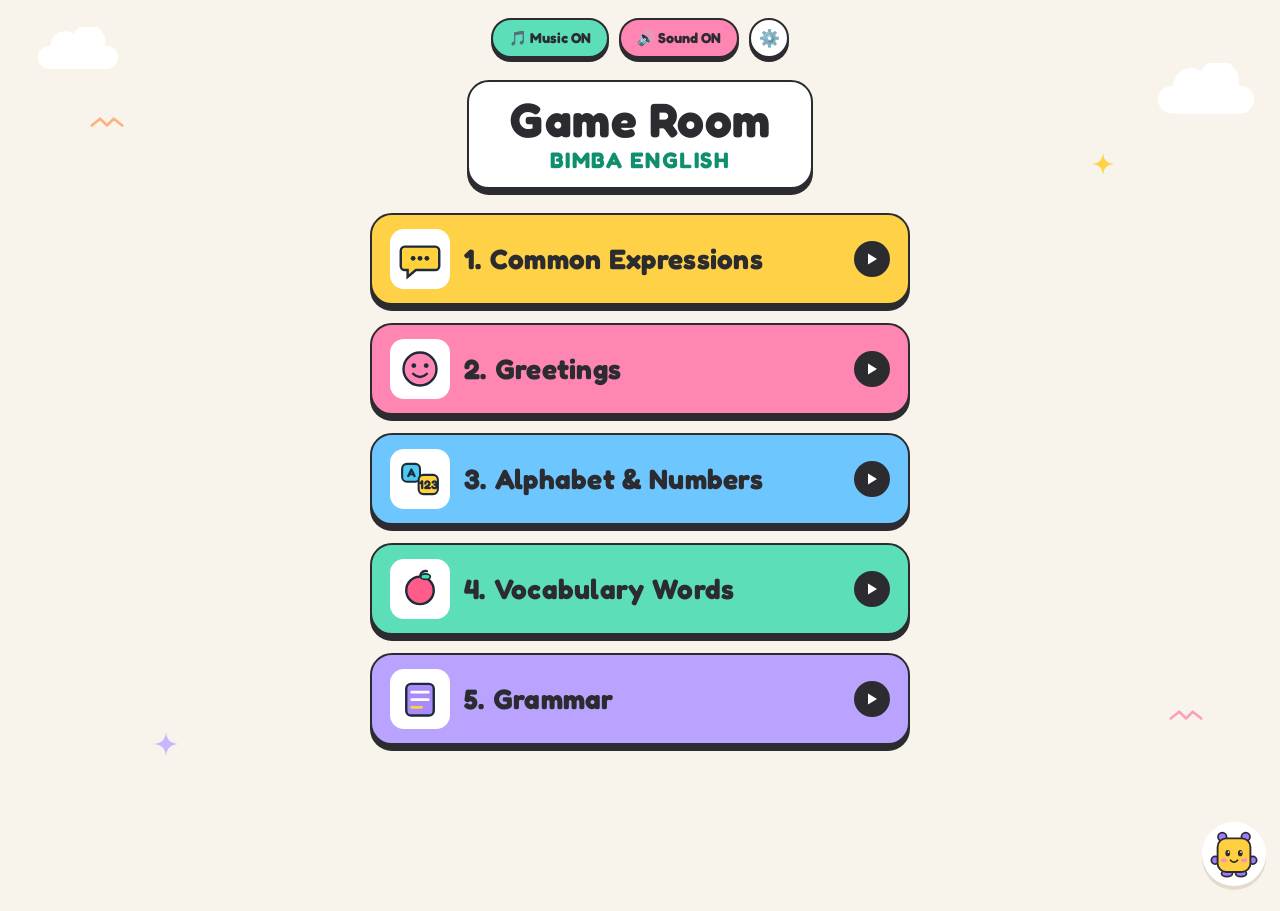
<file: C:/Users/Hp/Documents/antigravity/refactor/index.html>
<!DOCTYPE html>
<html lang="en">
<head>
  <meta charset="UTF-8" />
  <meta name="viewport" content="width=device-width, initial-scale=1.0, maximum-scale=1.0, user-scalable=no" />
  <title>BIMBA ENGLISH – Game Room</title>
  <link rel="preconnect" href="https://fonts.googleapis.com">
  <link rel="preconnect" href="https://fonts.gstatic.com" crossorigin>
  <link href="https://fonts.googleapis.com/css2?family=Baloo+2:wght@500;600;700;800&family=Fredoka:wght@500;600;700&display=swap" rel="stylesheet">
  <link rel="stylesheet" href="css/styles.css" />
</head>
<body data-page-screen="home">

  <!-- Animated Background Clouds & Bubbles -->
  <div class="flat-decor" aria-hidden="true">
    <svg style="top:3%;left:3%;width:80px" viewBox="0 0 76 40" fill="#fff"><rect x="0" y="18" width="76" height="22" rx="11"/><circle cx="26" cy="18" r="14"/><circle cx="48" cy="14" r="16"/></svg>
    <svg style="top:7%;right:2%;width:96px" viewBox="0 0 76 40" fill="#fff"><rect x="0" y="18" width="76" height="22" rx="11"/><circle cx="26" cy="18" r="14"/><circle cx="48" cy="14" r="16"/></svg>
    <svg style="top:13%;left:7%;width:34px" viewBox="0 0 40 12" fill="none" stroke="#FFB07A" stroke-width="3" stroke-linecap="round" stroke-linejoin="round"><path d="M2 10 L12 2 L20 10 L28 2 L38 10"/></svg>
    <svg style="top:17%;right:13%;width:22px" viewBox="0 0 24 24" fill="#FFD147"><path d="M12 0C13 8 16 11 24 12 16 13 13 16 12 24 11 16 8 13 0 12 8 11 11 8 12 0z"/></svg>
    <svg style="bottom:16%;left:12%;width:24px" viewBox="0 0 24 24" fill="#C9B6FF"><path d="M12 0C13 8 16 11 24 12 16 13 13 16 12 24 11 16 8 13 0 12 8 11 11 8 12 0z"/></svg>
    <svg style="bottom:20%;right:6%;width:34px" viewBox="0 0 40 12" fill="none" stroke="#FF9EBB" stroke-width="3" stroke-linecap="round" stroke-linejoin="round"><path d="M2 10 L12 2 L20 10 L28 2 L38 10"/></svg>
  </div>

  <!-- Confetti / Star Burst Overlay -->
  <div id="confetti-container"></div>

  <!-- Main Application Mount -->
  <main id="app"></main>

  <!-- Modal Mount -->
  <div id="modal-root"></div>

  <script src="js/data-vocab.js"></script>
  <script src="js/data-content.js"></script>
  <script src="js/audio-speech.js"></script>
  <script src="js/state-progress.js"></script>
  <script src="js/screens-and-app.js"></script>
</body>
</html>
</file>
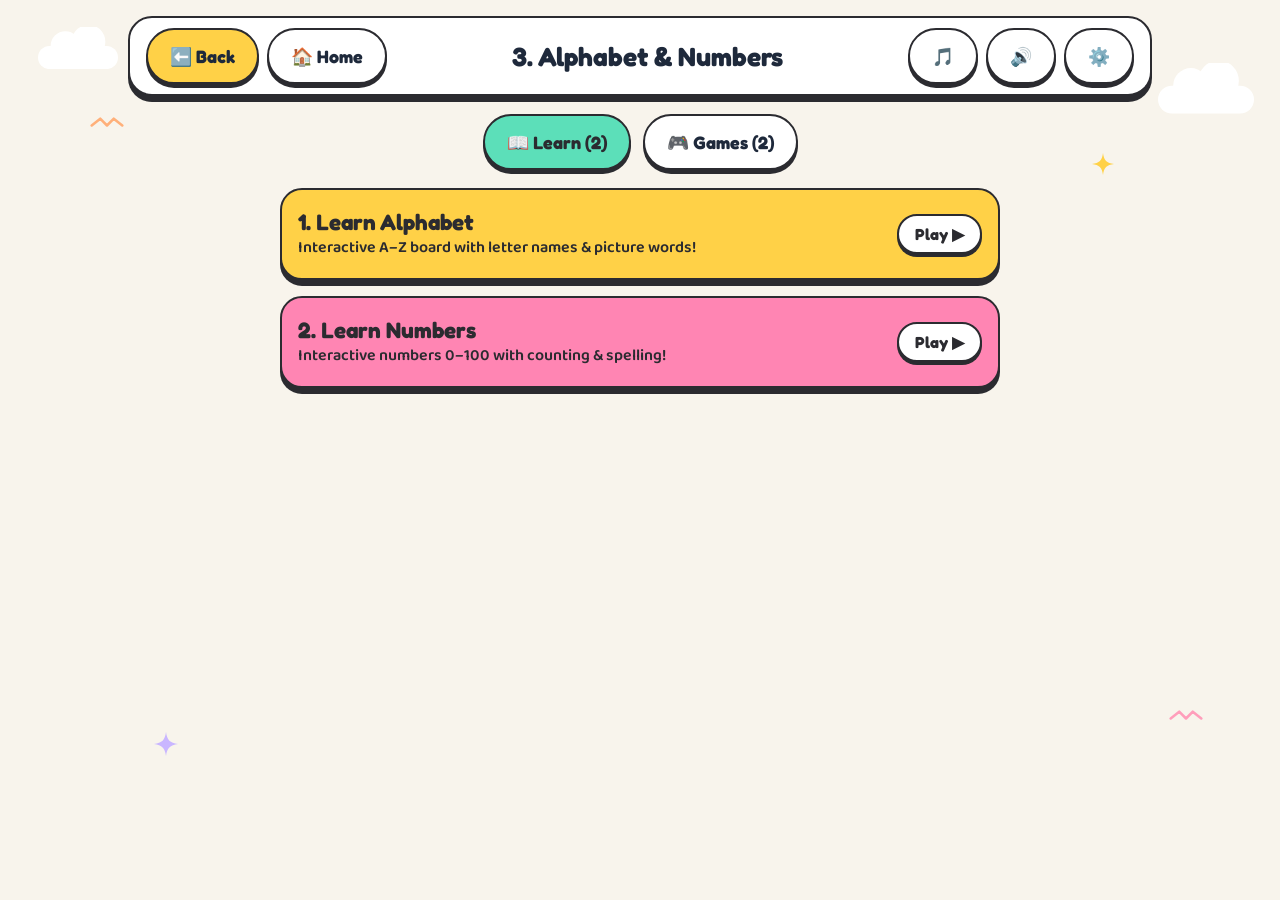
<file: C:/Users/Hp/Documents/antigravity/refactor/alpha-numbers.html>
<!DOCTYPE html>
<html lang="en">
<head>
  <meta charset="UTF-8" />
  <meta name="viewport" content="width=device-width, initial-scale=1.0, maximum-scale=1.0, user-scalable=no" />
  <title>BIMBA ENGLISH – 3. Alphabet &amp; Numbers</title>
  <link rel="preconnect" href="https://fonts.googleapis.com">
  <link rel="preconnect" href="https://fonts.gstatic.com" crossorigin>
  <link href="https://fonts.googleapis.com/css2?family=Baloo+2:wght@500;600;700;800&family=Fredoka:wght@500;600;700&display=swap" rel="stylesheet">
  <link rel="stylesheet" href="css/styles.css" />
</head>
<body data-page-screen="category" data-page-category="alpha_num">

  <!-- Animated Background Clouds & Bubbles -->
  <div class="flat-decor" aria-hidden="true">
    <svg style="top:3%;left:3%;width:80px" viewBox="0 0 76 40" fill="#fff"><rect x="0" y="18" width="76" height="22" rx="11"/><circle cx="26" cy="18" r="14"/><circle cx="48" cy="14" r="16"/></svg>
    <svg style="top:7%;right:2%;width:96px" viewBox="0 0 76 40" fill="#fff"><rect x="0" y="18" width="76" height="22" rx="11"/><circle cx="26" cy="18" r="14"/><circle cx="48" cy="14" r="16"/></svg>
    <svg style="top:13%;left:7%;width:34px" viewBox="0 0 40 12" fill="none" stroke="#FFB07A" stroke-width="3" stroke-linecap="round" stroke-linejoin="round"><path d="M2 10 L12 2 L20 10 L28 2 L38 10"/></svg>
    <svg style="top:17%;right:13%;width:22px" viewBox="0 0 24 24" fill="#FFD147"><path d="M12 0C13 8 16 11 24 12 16 13 13 16 12 24 11 16 8 13 0 12 8 11 11 8 12 0z"/></svg>
    <svg style="bottom:16%;left:12%;width:24px" viewBox="0 0 24 24" fill="#C9B6FF"><path d="M12 0C13 8 16 11 24 12 16 13 13 16 12 24 11 16 8 13 0 12 8 11 11 8 12 0z"/></svg>
    <svg style="bottom:20%;right:6%;width:34px" viewBox="0 0 40 12" fill="none" stroke="#FF9EBB" stroke-width="3" stroke-linecap="round" stroke-linejoin="round"><path d="M2 10 L12 2 L20 10 L28 2 L38 10"/></svg>
  </div>

  <!-- Confetti / Star Burst Overlay -->
  <div id="confetti-container"></div>

  <!-- Main Application Mount -->
  <main id="app"></main>

  <!-- Modal Mount -->
  <div id="modal-root"></div>

  <script src="js/data-vocab.js"></script>
  <script src="js/data-content.js"></script>
  <script src="js/audio-speech.js"></script>
  <script src="js/state-progress.js"></script>
  <script src="js/screens-and-app.js"></script>
</body>
</html>
</file>
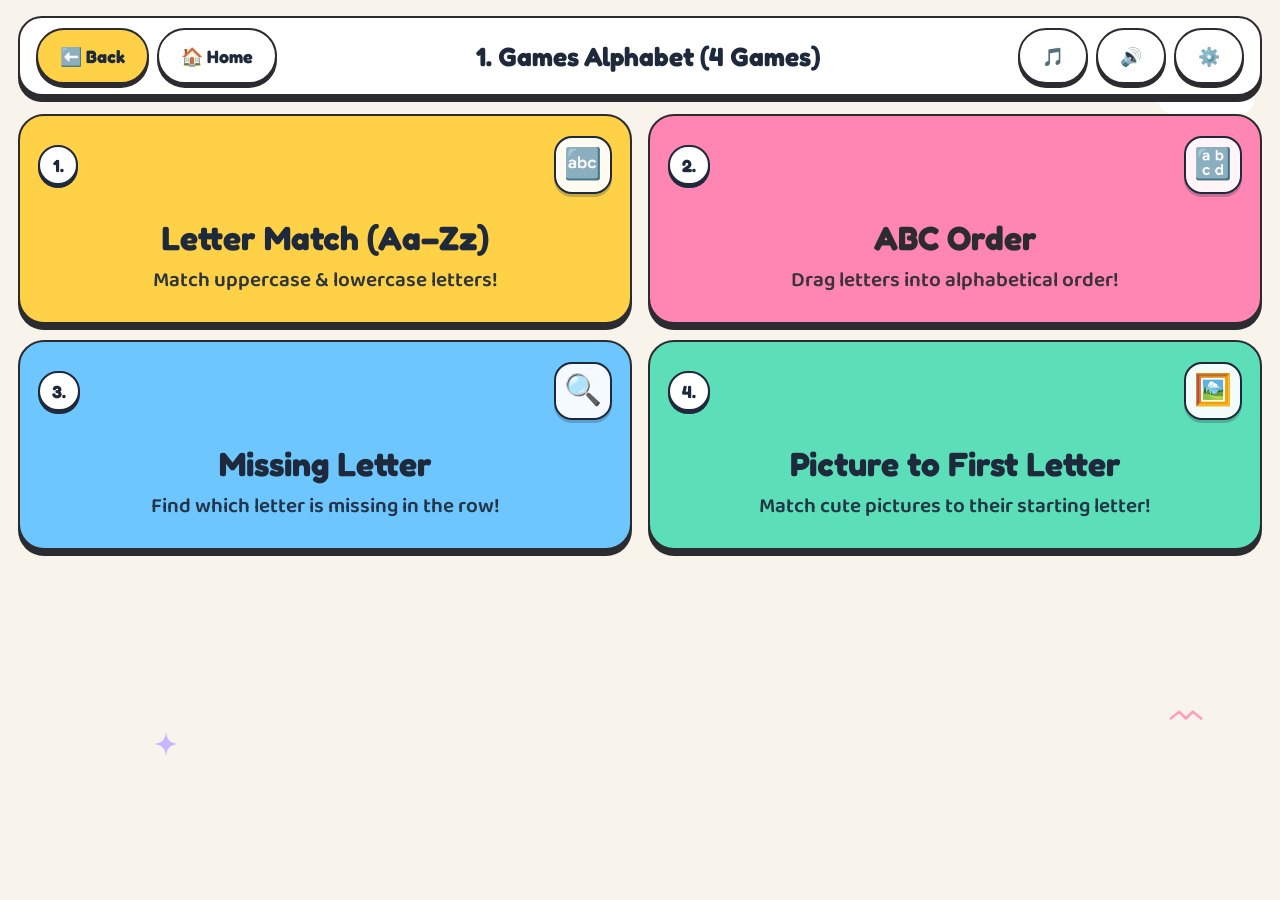
<file: C:/Users/Hp/Documents/antigravity/refactor/alphabet-games.html>
<!DOCTYPE html>
<html lang="en">
<head>
  <meta charset="UTF-8" />
  <meta name="viewport" content="width=device-width, initial-scale=1.0, maximum-scale=1.0, user-scalable=no" />
  <title>BIMBA ENGLISH – Games Alphabet</title>
  <link rel="preconnect" href="https://fonts.googleapis.com">
  <link rel="preconnect" href="https://fonts.gstatic.com" crossorigin>
  <link href="https://fonts.googleapis.com/css2?family=Baloo+2:wght@500;600;700;800&family=Fredoka:wght@500;600;700&display=swap" rel="stylesheet">
  <link rel="stylesheet" href="css/styles.css" />
</head>
<body data-page-screen="alpha_games_menu" data-page-category="alpha_num">

  <!-- Animated Background Clouds & Bubbles -->
  <div class="flat-decor" aria-hidden="true">
    <svg style="top:3%;left:3%;width:80px" viewBox="0 0 76 40" fill="#fff"><rect x="0" y="18" width="76" height="22" rx="11"/><circle cx="26" cy="18" r="14"/><circle cx="48" cy="14" r="16"/></svg>
    <svg style="top:7%;right:2%;width:96px" viewBox="0 0 76 40" fill="#fff"><rect x="0" y="18" width="76" height="22" rx="11"/><circle cx="26" cy="18" r="14"/><circle cx="48" cy="14" r="16"/></svg>
    <svg style="top:13%;left:7%;width:34px" viewBox="0 0 40 12" fill="none" stroke="#FFB07A" stroke-width="3" stroke-linecap="round" stroke-linejoin="round"><path d="M2 10 L12 2 L20 10 L28 2 L38 10"/></svg>
    <svg style="top:17%;right:13%;width:22px" viewBox="0 0 24 24" fill="#FFD147"><path d="M12 0C13 8 16 11 24 12 16 13 13 16 12 24 11 16 8 13 0 12 8 11 11 8 12 0z"/></svg>
    <svg style="bottom:16%;left:12%;width:24px" viewBox="0 0 24 24" fill="#C9B6FF"><path d="M12 0C13 8 16 11 24 12 16 13 13 16 12 24 11 16 8 13 0 12 8 11 11 8 12 0z"/></svg>
    <svg style="bottom:20%;right:6%;width:34px" viewBox="0 0 40 12" fill="none" stroke="#FF9EBB" stroke-width="3" stroke-linecap="round" stroke-linejoin="round"><path d="M2 10 L12 2 L20 10 L28 2 L38 10"/></svg>
  </div>

  <!-- Confetti / Star Burst Overlay -->
  <div id="confetti-container"></div>

  <!-- Main Application Mount -->
  <main id="app"></main>

  <!-- Modal Mount -->
  <div id="modal-root"></div>

  <script src="js/data-vocab.js"></script>
  <script src="js/data-content.js"></script>
  <script src="js/audio-speech.js"></script>
  <script src="js/state-progress.js"></script>
  <script src="js/screens-and-app.js"></script>
</body>
</html>
</file>
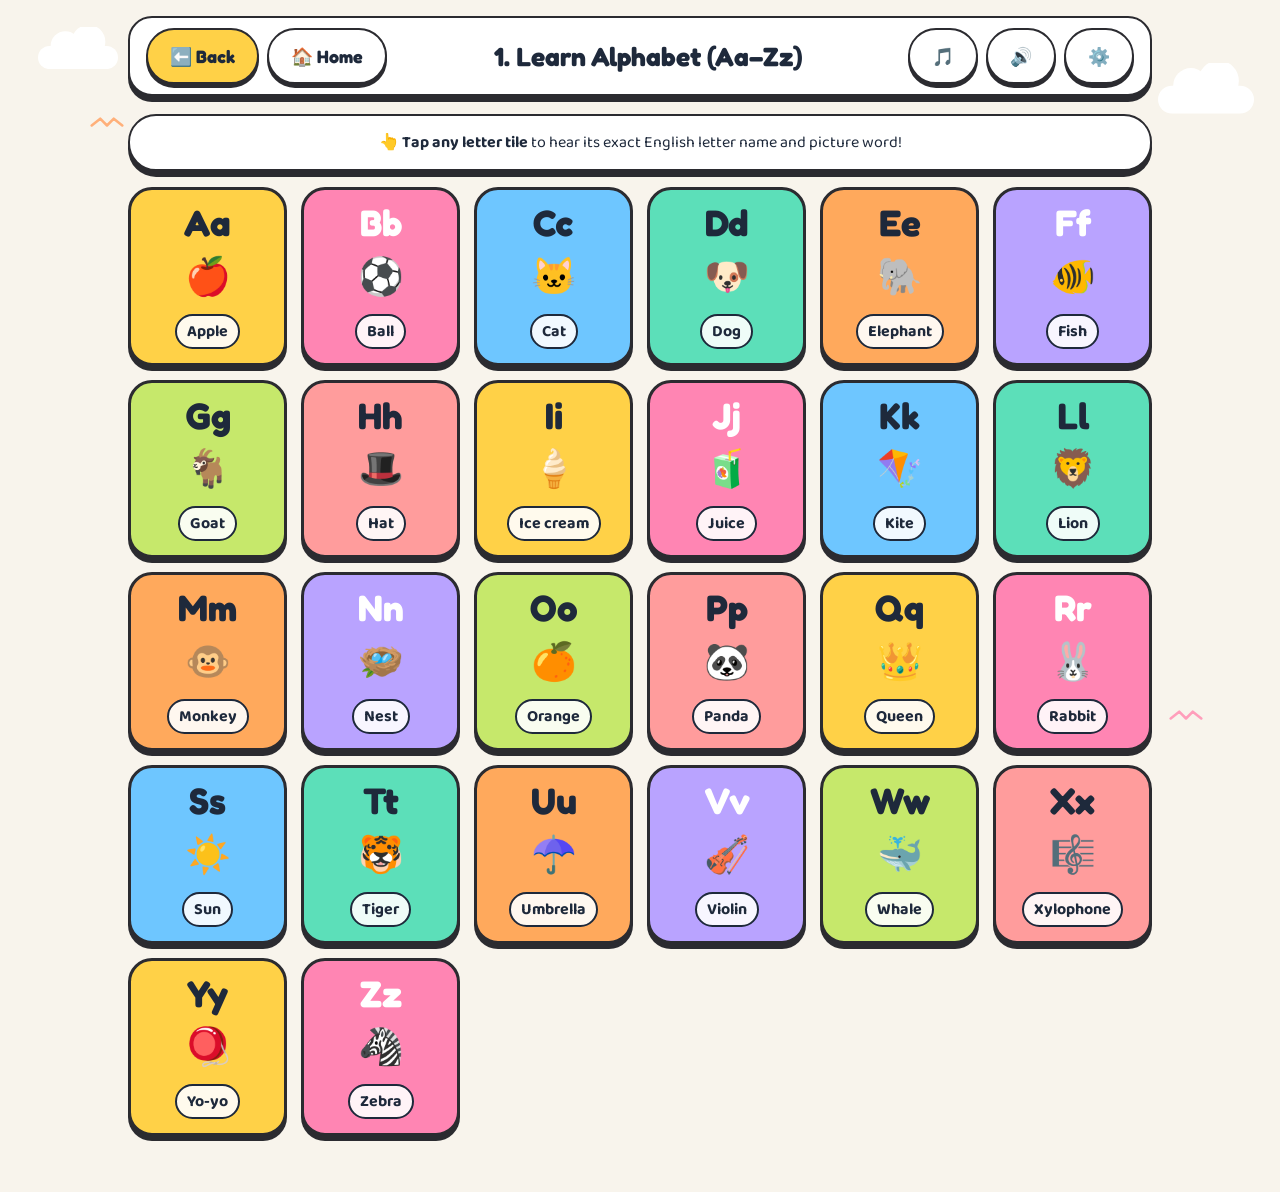
<file: C:/Users/Hp/Documents/antigravity/refactor/alphabet-learn.html>
<!DOCTYPE html>
<html lang="en">
<head>
  <meta charset="UTF-8" />
  <meta name="viewport" content="width=device-width, initial-scale=1.0, maximum-scale=1.0, user-scalable=no" />
  <title>BIMBA ENGLISH – Learn Alphabet (Aa–Zz)</title>
  <link rel="preconnect" href="https://fonts.googleapis.com">
  <link rel="preconnect" href="https://fonts.gstatic.com" crossorigin>
  <link href="https://fonts.googleapis.com/css2?family=Baloo+2:wght@500;600;700;800&family=Fredoka:wght@500;600;700&display=swap" rel="stylesheet">
  <link rel="stylesheet" href="css/styles.css" />
</head>
<body data-page-screen="alpha_learn" data-page-category="alpha_num">

  <!-- Animated Background Clouds & Bubbles -->
  <div class="flat-decor" aria-hidden="true">
    <svg style="top:3%;left:3%;width:80px" viewBox="0 0 76 40" fill="#fff"><rect x="0" y="18" width="76" height="22" rx="11"/><circle cx="26" cy="18" r="14"/><circle cx="48" cy="14" r="16"/></svg>
    <svg style="top:7%;right:2%;width:96px" viewBox="0 0 76 40" fill="#fff"><rect x="0" y="18" width="76" height="22" rx="11"/><circle cx="26" cy="18" r="14"/><circle cx="48" cy="14" r="16"/></svg>
    <svg style="top:13%;left:7%;width:34px" viewBox="0 0 40 12" fill="none" stroke="#FFB07A" stroke-width="3" stroke-linecap="round" stroke-linejoin="round"><path d="M2 10 L12 2 L20 10 L28 2 L38 10"/></svg>
    <svg style="top:17%;right:13%;width:22px" viewBox="0 0 24 24" fill="#FFD147"><path d="M12 0C13 8 16 11 24 12 16 13 13 16 12 24 11 16 8 13 0 12 8 11 11 8 12 0z"/></svg>
    <svg style="bottom:16%;left:12%;width:24px" viewBox="0 0 24 24" fill="#C9B6FF"><path d="M12 0C13 8 16 11 24 12 16 13 13 16 12 24 11 16 8 13 0 12 8 11 11 8 12 0z"/></svg>
    <svg style="bottom:20%;right:6%;width:34px" viewBox="0 0 40 12" fill="none" stroke="#FF9EBB" stroke-width="3" stroke-linecap="round" stroke-linejoin="round"><path d="M2 10 L12 2 L20 10 L28 2 L38 10"/></svg>
  </div>

  <!-- Confetti / Star Burst Overlay -->
  <div id="confetti-container"></div>

  <!-- Main Application Mount -->
  <main id="app"></main>

  <!-- Modal Mount -->
  <div id="modal-root"></div>

  <script src="js/data-vocab.js"></script>
  <script src="js/data-content.js"></script>
  <script src="js/audio-speech.js"></script>
  <script src="js/state-progress.js"></script>
  <script src="js/screens-and-app.js"></script>
</body>
</html>
</file>
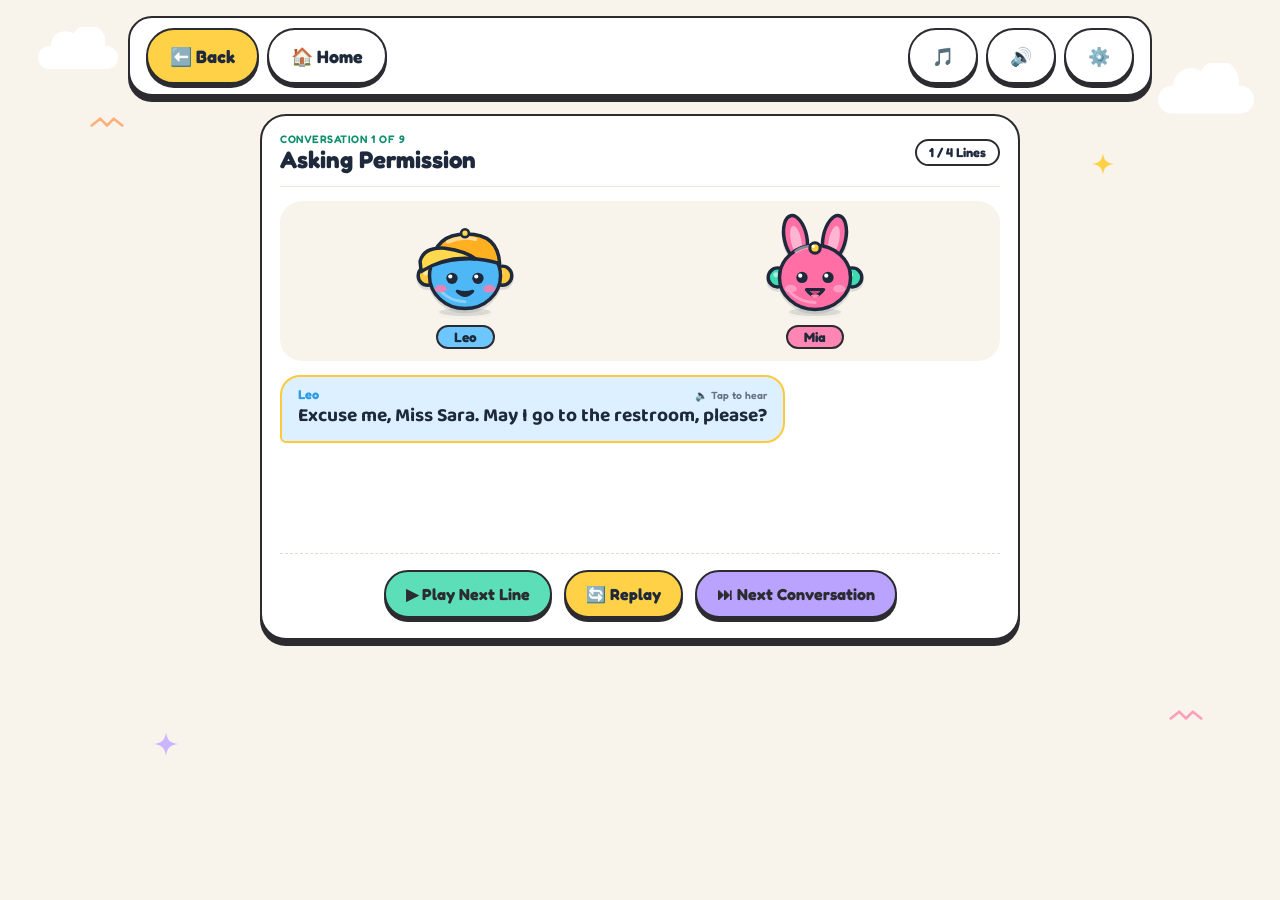
<file: C:/Users/Hp/Documents/antigravity/refactor/conversation.html>
<!DOCTYPE html>
<html lang="en">
<head>
  <meta charset="UTF-8" />
  <meta name="viewport" content="width=device-width, initial-scale=1.0, maximum-scale=1.0, user-scalable=no" />
  <title>BIMBA ENGLISH – Conversation Player</title>
  <link rel="preconnect" href="https://fonts.googleapis.com">
  <link rel="preconnect" href="https://fonts.gstatic.com" crossorigin>
  <link href="https://fonts.googleapis.com/css2?family=Baloo+2:wght@500;600;700;800&family=Fredoka:wght@500;600;700&display=swap" rel="stylesheet">
  <link rel="stylesheet" href="css/styles.css" />
</head>
<body data-page-screen="conv_player">

  <!-- Animated Background Clouds & Bubbles -->
  <div class="flat-decor" aria-hidden="true">
    <svg style="top:3%;left:3%;width:80px" viewBox="0 0 76 40" fill="#fff"><rect x="0" y="18" width="76" height="22" rx="11"/><circle cx="26" cy="18" r="14"/><circle cx="48" cy="14" r="16"/></svg>
    <svg style="top:7%;right:2%;width:96px" viewBox="0 0 76 40" fill="#fff"><rect x="0" y="18" width="76" height="22" rx="11"/><circle cx="26" cy="18" r="14"/><circle cx="48" cy="14" r="16"/></svg>
    <svg style="top:13%;left:7%;width:34px" viewBox="0 0 40 12" fill="none" stroke="#FFB07A" stroke-width="3" stroke-linecap="round" stroke-linejoin="round"><path d="M2 10 L12 2 L20 10 L28 2 L38 10"/></svg>
    <svg style="top:17%;right:13%;width:22px" viewBox="0 0 24 24" fill="#FFD147"><path d="M12 0C13 8 16 11 24 12 16 13 13 16 12 24 11 16 8 13 0 12 8 11 11 8 12 0z"/></svg>
    <svg style="bottom:16%;left:12%;width:24px" viewBox="0 0 24 24" fill="#C9B6FF"><path d="M12 0C13 8 16 11 24 12 16 13 13 16 12 24 11 16 8 13 0 12 8 11 11 8 12 0z"/></svg>
    <svg style="bottom:20%;right:6%;width:34px" viewBox="0 0 40 12" fill="none" stroke="#FF9EBB" stroke-width="3" stroke-linecap="round" stroke-linejoin="round"><path d="M2 10 L12 2 L20 10 L28 2 L38 10"/></svg>
  </div>

  <!-- Confetti / Star Burst Overlay -->
  <div id="confetti-container"></div>

  <!-- Main Application Mount -->
  <main id="app"></main>

  <!-- Modal Mount -->
  <div id="modal-root"></div>

  <script src="js/data-vocab.js"></script>
  <script src="js/data-content.js"></script>
  <script src="js/audio-speech.js"></script>
  <script src="js/state-progress.js"></script>
  <script src="js/screens-and-app.js"></script>
</body>
</html>
</file>
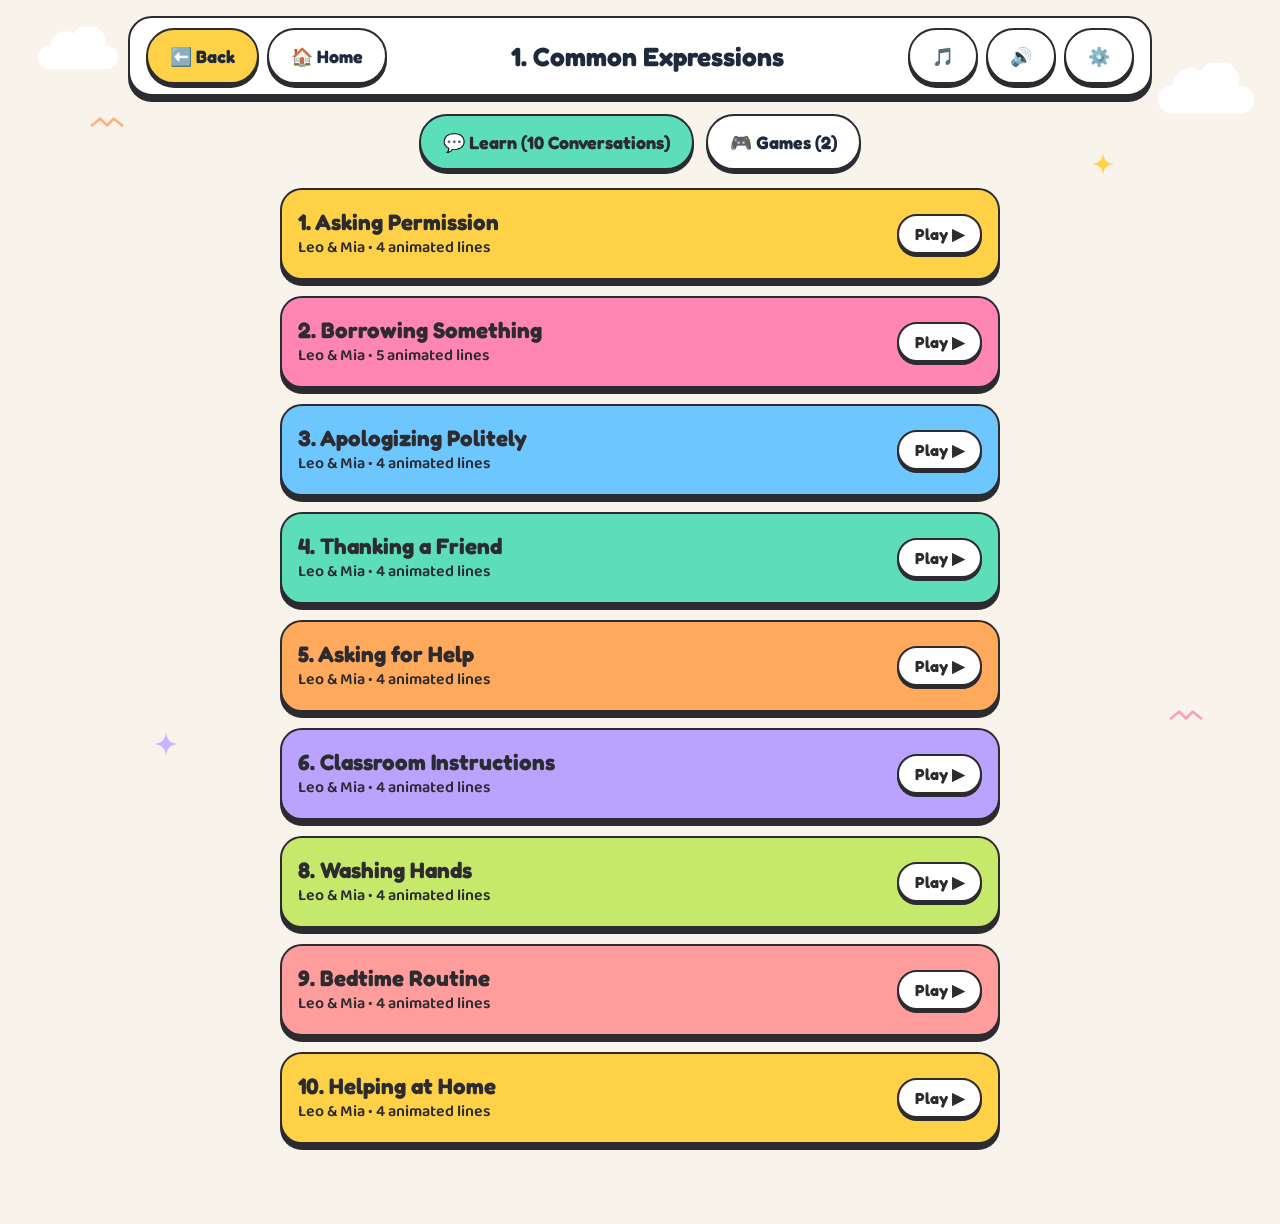
<file: C:/Users/Hp/Documents/antigravity/refactor/expressions.html>
<!DOCTYPE html>
<html lang="en">
<head>
  <meta charset="UTF-8" />
  <meta name="viewport" content="width=device-width, initial-scale=1.0, maximum-scale=1.0, user-scalable=no" />
  <title>BIMBA ENGLISH – 1. Common Expressions</title>
  <link rel="preconnect" href="https://fonts.googleapis.com">
  <link rel="preconnect" href="https://fonts.gstatic.com" crossorigin>
  <link href="https://fonts.googleapis.com/css2?family=Baloo+2:wght@500;600;700;800&family=Fredoka:wght@500;600;700&display=swap" rel="stylesheet">
  <link rel="stylesheet" href="css/styles.css" />
</head>
<body data-page-screen="category" data-page-category="expressions">

  <!-- Animated Background Clouds & Bubbles -->
  <div class="flat-decor" aria-hidden="true">
    <svg style="top:3%;left:3%;width:80px" viewBox="0 0 76 40" fill="#fff"><rect x="0" y="18" width="76" height="22" rx="11"/><circle cx="26" cy="18" r="14"/><circle cx="48" cy="14" r="16"/></svg>
    <svg style="top:7%;right:2%;width:96px" viewBox="0 0 76 40" fill="#fff"><rect x="0" y="18" width="76" height="22" rx="11"/><circle cx="26" cy="18" r="14"/><circle cx="48" cy="14" r="16"/></svg>
    <svg style="top:13%;left:7%;width:34px" viewBox="0 0 40 12" fill="none" stroke="#FFB07A" stroke-width="3" stroke-linecap="round" stroke-linejoin="round"><path d="M2 10 L12 2 L20 10 L28 2 L38 10"/></svg>
    <svg style="top:17%;right:13%;width:22px" viewBox="0 0 24 24" fill="#FFD147"><path d="M12 0C13 8 16 11 24 12 16 13 13 16 12 24 11 16 8 13 0 12 8 11 11 8 12 0z"/></svg>
    <svg style="bottom:16%;left:12%;width:24px" viewBox="0 0 24 24" fill="#C9B6FF"><path d="M12 0C13 8 16 11 24 12 16 13 13 16 12 24 11 16 8 13 0 12 8 11 11 8 12 0z"/></svg>
    <svg style="bottom:20%;right:6%;width:34px" viewBox="0 0 40 12" fill="none" stroke="#FF9EBB" stroke-width="3" stroke-linecap="round" stroke-linejoin="round"><path d="M2 10 L12 2 L20 10 L28 2 L38 10"/></svg>
  </div>

  <!-- Confetti / Star Burst Overlay -->
  <div id="confetti-container"></div>

  <!-- Main Application Mount -->
  <main id="app"></main>

  <!-- Modal Mount -->
  <div id="modal-root"></div>

  <script src="js/data-vocab.js"></script>
  <script src="js/data-content.js"></script>
  <script src="js/audio-speech.js"></script>
  <script src="js/state-progress.js"></script>
  <script src="js/screens-and-app.js"></script>
</body>
</html>
</file>
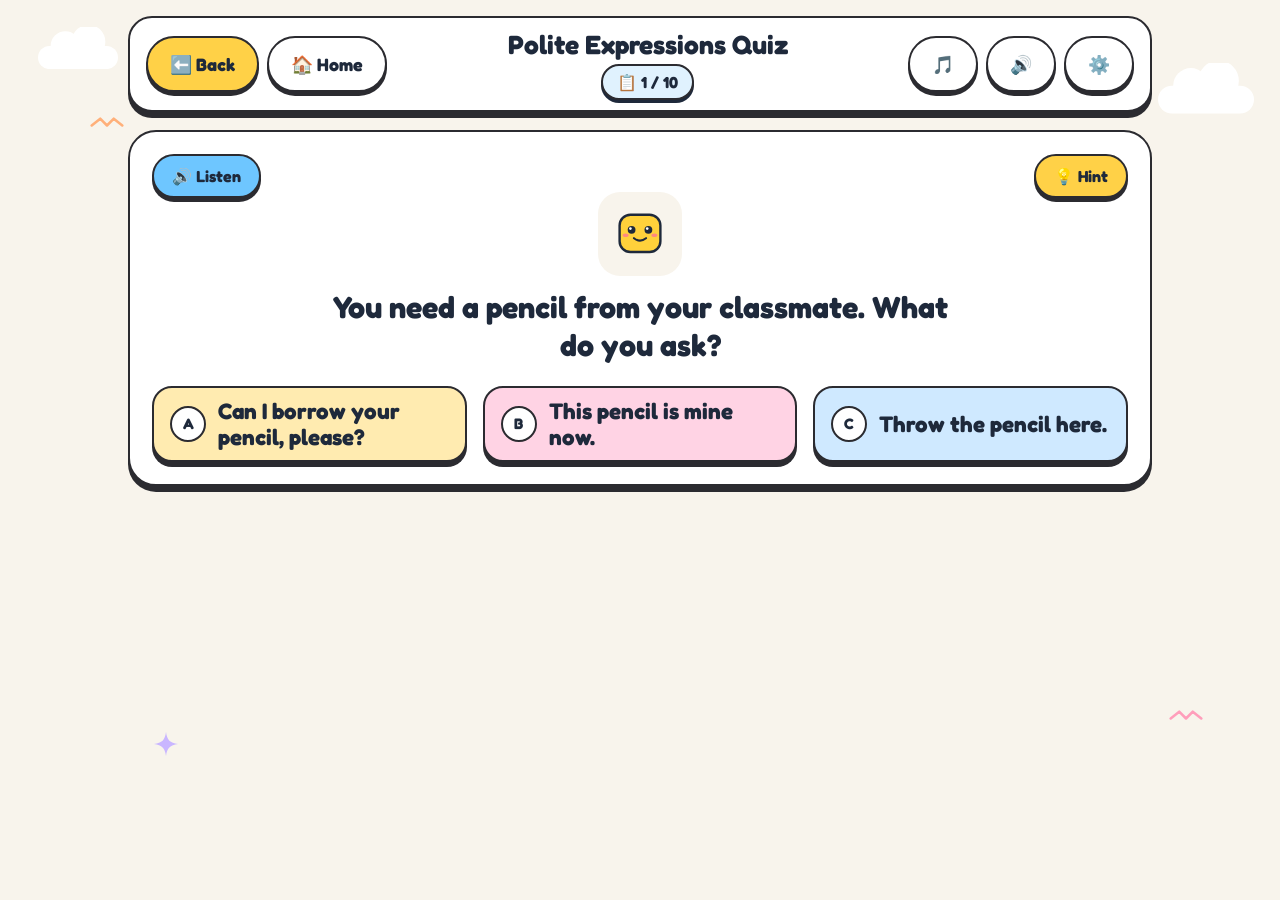
<file: C:/Users/Hp/Documents/antigravity/refactor/game.html>
<!DOCTYPE html>
<html lang="en">
<head>
  <meta charset="UTF-8" />
  <meta name="viewport" content="width=device-width, initial-scale=1.0, maximum-scale=1.0, user-scalable=no" />
  <title>BIMBA ENGLISH – Play Game</title>
  <link rel="preconnect" href="https://fonts.googleapis.com">
  <link rel="preconnect" href="https://fonts.gstatic.com" crossorigin>
  <link href="https://fonts.googleapis.com/css2?family=Baloo+2:wght@500;600;700;800&family=Fredoka:wght@500;600;700&display=swap" rel="stylesheet">
  <link rel="stylesheet" href="css/styles.css" />
</head>
<body data-page-screen="game_play">

  <!-- Animated Background Clouds & Bubbles -->
  <div class="flat-decor" aria-hidden="true">
    <svg style="top:3%;left:3%;width:80px" viewBox="0 0 76 40" fill="#fff"><rect x="0" y="18" width="76" height="22" rx="11"/><circle cx="26" cy="18" r="14"/><circle cx="48" cy="14" r="16"/></svg>
    <svg style="top:7%;right:2%;width:96px" viewBox="0 0 76 40" fill="#fff"><rect x="0" y="18" width="76" height="22" rx="11"/><circle cx="26" cy="18" r="14"/><circle cx="48" cy="14" r="16"/></svg>
    <svg style="top:13%;left:7%;width:34px" viewBox="0 0 40 12" fill="none" stroke="#FFB07A" stroke-width="3" stroke-linecap="round" stroke-linejoin="round"><path d="M2 10 L12 2 L20 10 L28 2 L38 10"/></svg>
    <svg style="top:17%;right:13%;width:22px" viewBox="0 0 24 24" fill="#FFD147"><path d="M12 0C13 8 16 11 24 12 16 13 13 16 12 24 11 16 8 13 0 12 8 11 11 8 12 0z"/></svg>
    <svg style="bottom:16%;left:12%;width:24px" viewBox="0 0 24 24" fill="#C9B6FF"><path d="M12 0C13 8 16 11 24 12 16 13 13 16 12 24 11 16 8 13 0 12 8 11 11 8 12 0z"/></svg>
    <svg style="bottom:20%;right:6%;width:34px" viewBox="0 0 40 12" fill="none" stroke="#FF9EBB" stroke-width="3" stroke-linecap="round" stroke-linejoin="round"><path d="M2 10 L12 2 L20 10 L28 2 L38 10"/></svg>
  </div>

  <!-- Confetti / Star Burst Overlay -->
  <div id="confetti-container"></div>

  <!-- Main Application Mount -->
  <main id="app"></main>

  <!-- Modal Mount -->
  <div id="modal-root"></div>

  <script src="js/data-vocab.js"></script>
  <script src="js/data-content.js"></script>
  <script src="js/audio-speech.js"></script>
  <script src="js/state-progress.js"></script>
  <script src="js/screens-and-app.js"></script>
</body>
</html>
</file>
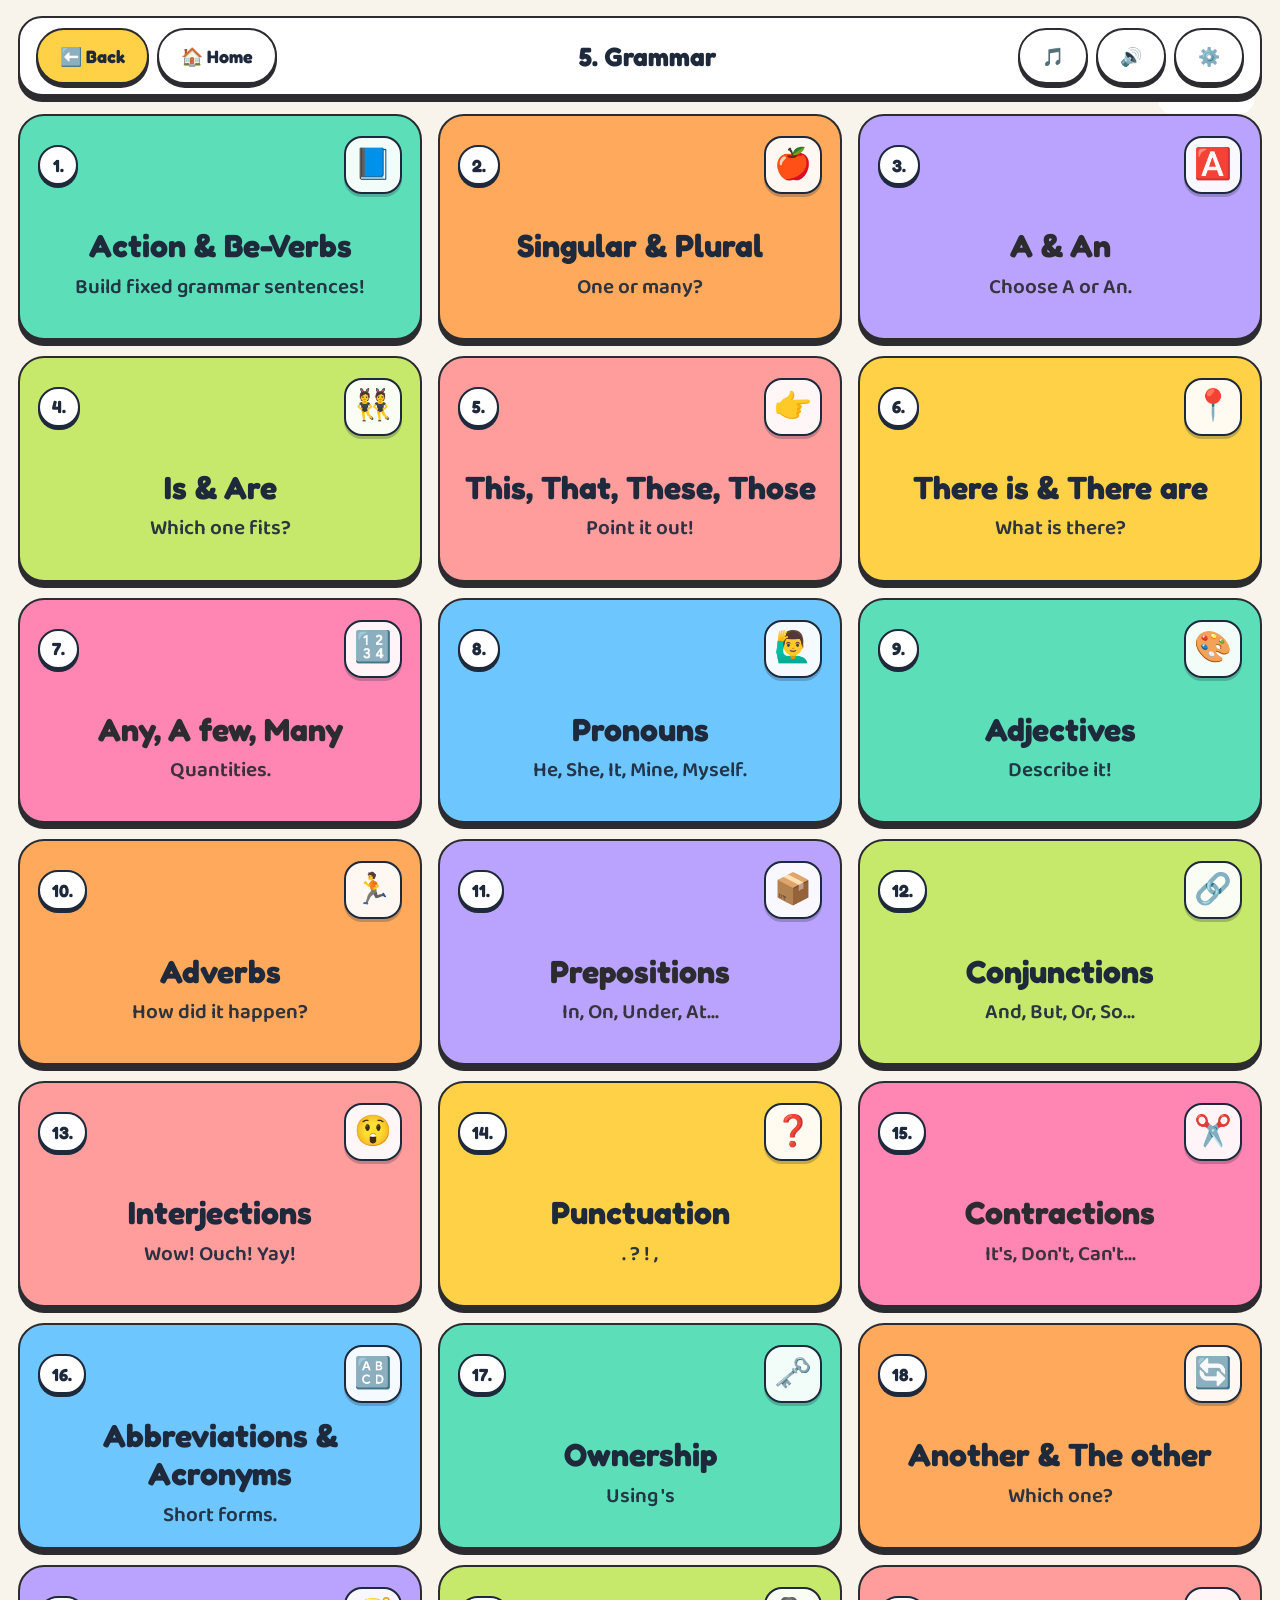
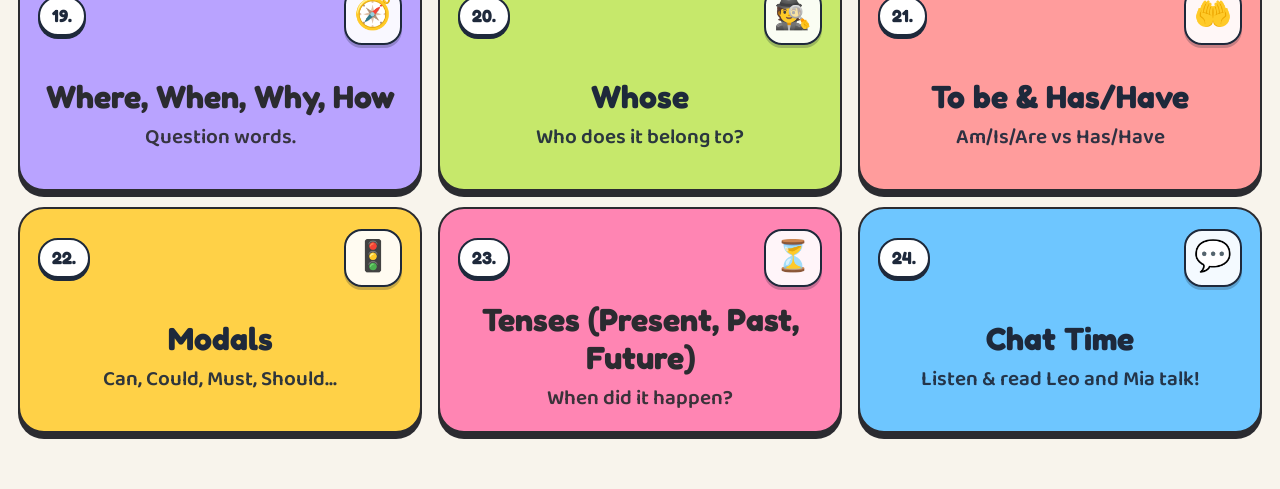
<file: C:/Users/Hp/Documents/antigravity/refactor/grammar.html>
<!DOCTYPE html>
<html lang="en">
<head>
  <meta charset="UTF-8" />
  <meta name="viewport" content="width=device-width, initial-scale=1.0, maximum-scale=1.0, user-scalable=no" />
  <title>BIMBA ENGLISH – 5. Grammar</title>
  <link rel="preconnect" href="https://fonts.googleapis.com">
  <link rel="preconnect" href="https://fonts.gstatic.com" crossorigin>
  <link href="https://fonts.googleapis.com/css2?family=Baloo+2:wght@500;600;700;800&family=Fredoka:wght@500;600;700&display=swap" rel="stylesheet">
  <link rel="stylesheet" href="css/styles.css" />
</head>
<body data-page-screen="category" data-page-category="grammar">

  <!-- Animated Background Clouds & Bubbles -->
  <div class="flat-decor" aria-hidden="true">
    <svg style="top:3%;left:3%;width:80px" viewBox="0 0 76 40" fill="#fff"><rect x="0" y="18" width="76" height="22" rx="11"/><circle cx="26" cy="18" r="14"/><circle cx="48" cy="14" r="16"/></svg>
    <svg style="top:7%;right:2%;width:96px" viewBox="0 0 76 40" fill="#fff"><rect x="0" y="18" width="76" height="22" rx="11"/><circle cx="26" cy="18" r="14"/><circle cx="48" cy="14" r="16"/></svg>
    <svg style="top:13%;left:7%;width:34px" viewBox="0 0 40 12" fill="none" stroke="#FFB07A" stroke-width="3" stroke-linecap="round" stroke-linejoin="round"><path d="M2 10 L12 2 L20 10 L28 2 L38 10"/></svg>
    <svg style="top:17%;right:13%;width:22px" viewBox="0 0 24 24" fill="#FFD147"><path d="M12 0C13 8 16 11 24 12 16 13 13 16 12 24 11 16 8 13 0 12 8 11 11 8 12 0z"/></svg>
    <svg style="bottom:16%;left:12%;width:24px" viewBox="0 0 24 24" fill="#C9B6FF"><path d="M12 0C13 8 16 11 24 12 16 13 13 16 12 24 11 16 8 13 0 12 8 11 11 8 12 0z"/></svg>
    <svg style="bottom:20%;right:6%;width:34px" viewBox="0 0 40 12" fill="none" stroke="#FF9EBB" stroke-width="3" stroke-linecap="round" stroke-linejoin="round"><path d="M2 10 L12 2 L20 10 L28 2 L38 10"/></svg>
  </div>

  <!-- Confetti / Star Burst Overlay -->
  <div id="confetti-container"></div>

  <!-- Main Application Mount -->
  <main id="app"></main>

  <!-- Modal Mount -->
  <div id="modal-root"></div>

  <script src="js/data-vocab.js"></script>
  <script src="js/data-content.js"></script>
  <script src="js/audio-speech.js"></script>
  <script src="js/state-progress.js"></script>
  <script src="js/screens-and-app.js"></script>
</body>
</html>
</file>
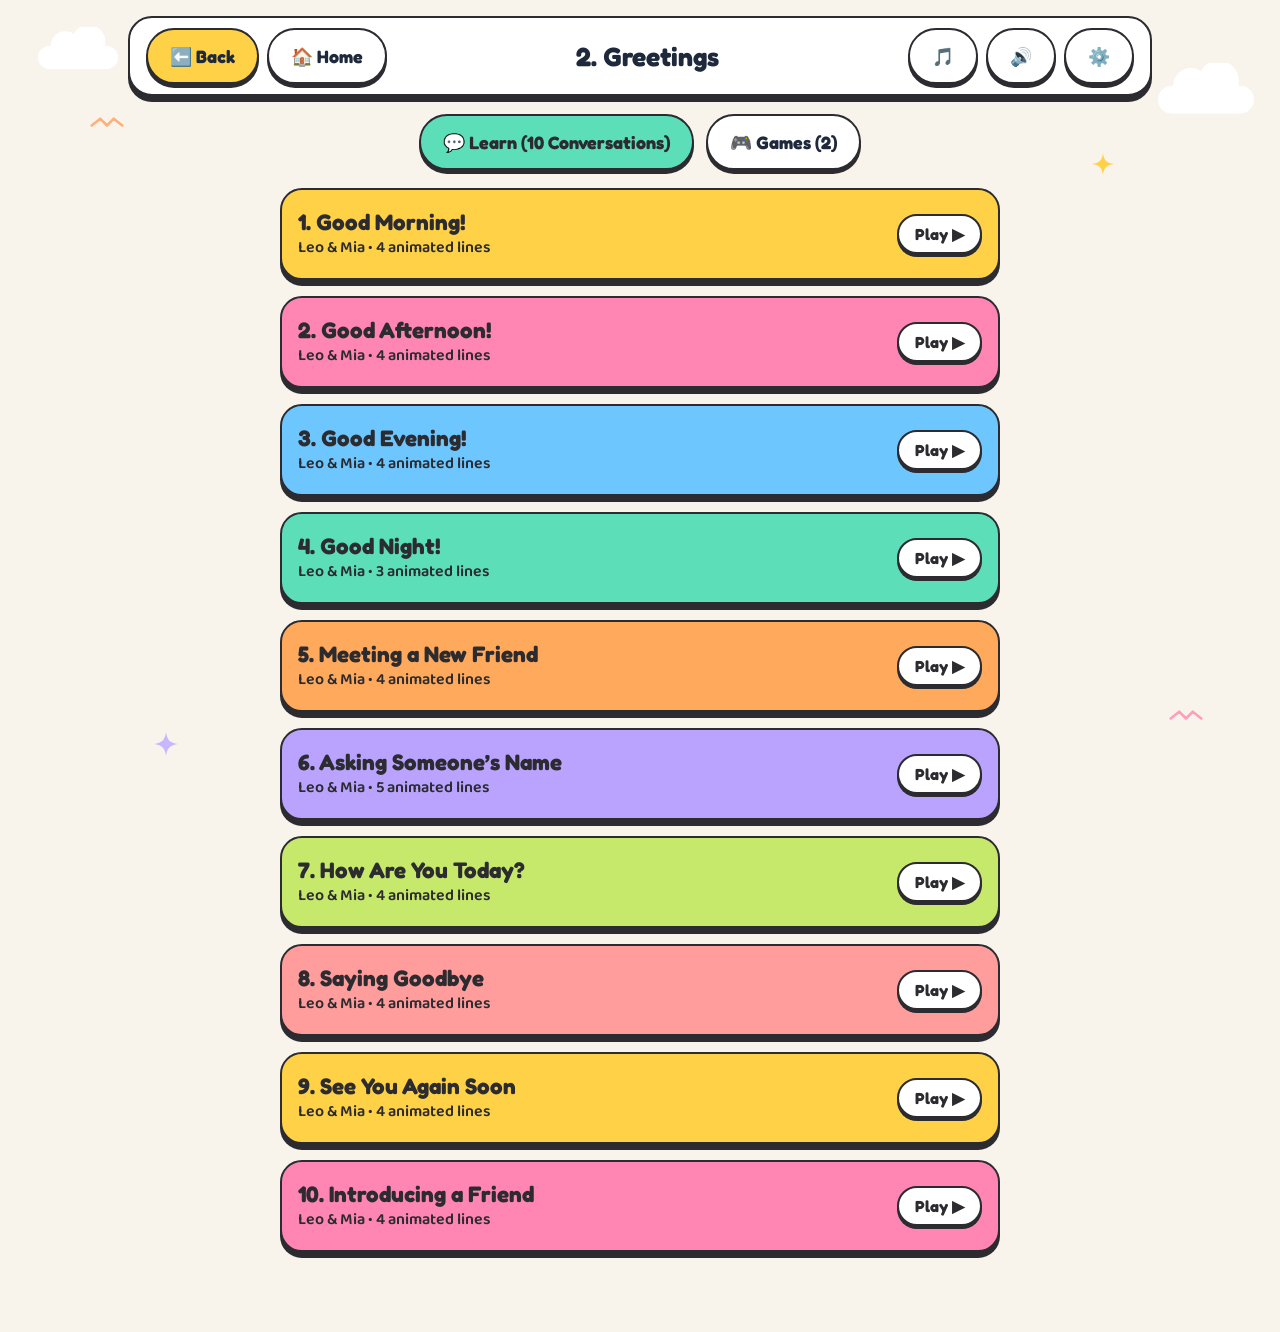
<file: C:/Users/Hp/Documents/antigravity/refactor/greetings.html>
<!DOCTYPE html>
<html lang="en">
<head>
  <meta charset="UTF-8" />
  <meta name="viewport" content="width=device-width, initial-scale=1.0, maximum-scale=1.0, user-scalable=no" />
  <title>BIMBA ENGLISH – 2. Greetings</title>
  <link rel="preconnect" href="https://fonts.googleapis.com">
  <link rel="preconnect" href="https://fonts.gstatic.com" crossorigin>
  <link href="https://fonts.googleapis.com/css2?family=Baloo+2:wght@500;600;700;800&family=Fredoka:wght@500;600;700&display=swap" rel="stylesheet">
  <link rel="stylesheet" href="css/styles.css" />
</head>
<body data-page-screen="category" data-page-category="greetings">

  <!-- Animated Background Clouds & Bubbles -->
  <div class="flat-decor" aria-hidden="true">
    <svg style="top:3%;left:3%;width:80px" viewBox="0 0 76 40" fill="#fff"><rect x="0" y="18" width="76" height="22" rx="11"/><circle cx="26" cy="18" r="14"/><circle cx="48" cy="14" r="16"/></svg>
    <svg style="top:7%;right:2%;width:96px" viewBox="0 0 76 40" fill="#fff"><rect x="0" y="18" width="76" height="22" rx="11"/><circle cx="26" cy="18" r="14"/><circle cx="48" cy="14" r="16"/></svg>
    <svg style="top:13%;left:7%;width:34px" viewBox="0 0 40 12" fill="none" stroke="#FFB07A" stroke-width="3" stroke-linecap="round" stroke-linejoin="round"><path d="M2 10 L12 2 L20 10 L28 2 L38 10"/></svg>
    <svg style="top:17%;right:13%;width:22px" viewBox="0 0 24 24" fill="#FFD147"><path d="M12 0C13 8 16 11 24 12 16 13 13 16 12 24 11 16 8 13 0 12 8 11 11 8 12 0z"/></svg>
    <svg style="bottom:16%;left:12%;width:24px" viewBox="0 0 24 24" fill="#C9B6FF"><path d="M12 0C13 8 16 11 24 12 16 13 13 16 12 24 11 16 8 13 0 12 8 11 11 8 12 0z"/></svg>
    <svg style="bottom:20%;right:6%;width:34px" viewBox="0 0 40 12" fill="none" stroke="#FF9EBB" stroke-width="3" stroke-linecap="round" stroke-linejoin="round"><path d="M2 10 L12 2 L20 10 L28 2 L38 10"/></svg>
  </div>

  <!-- Confetti / Star Burst Overlay -->
  <div id="confetti-container"></div>

  <!-- Main Application Mount -->
  <main id="app"></main>

  <!-- Modal Mount -->
  <div id="modal-root"></div>

  <script src="js/data-vocab.js"></script>
  <script src="js/data-content.js"></script>
  <script src="js/audio-speech.js"></script>
  <script src="js/state-progress.js"></script>
  <script src="js/screens-and-app.js"></script>
</body>
</html>
</file>
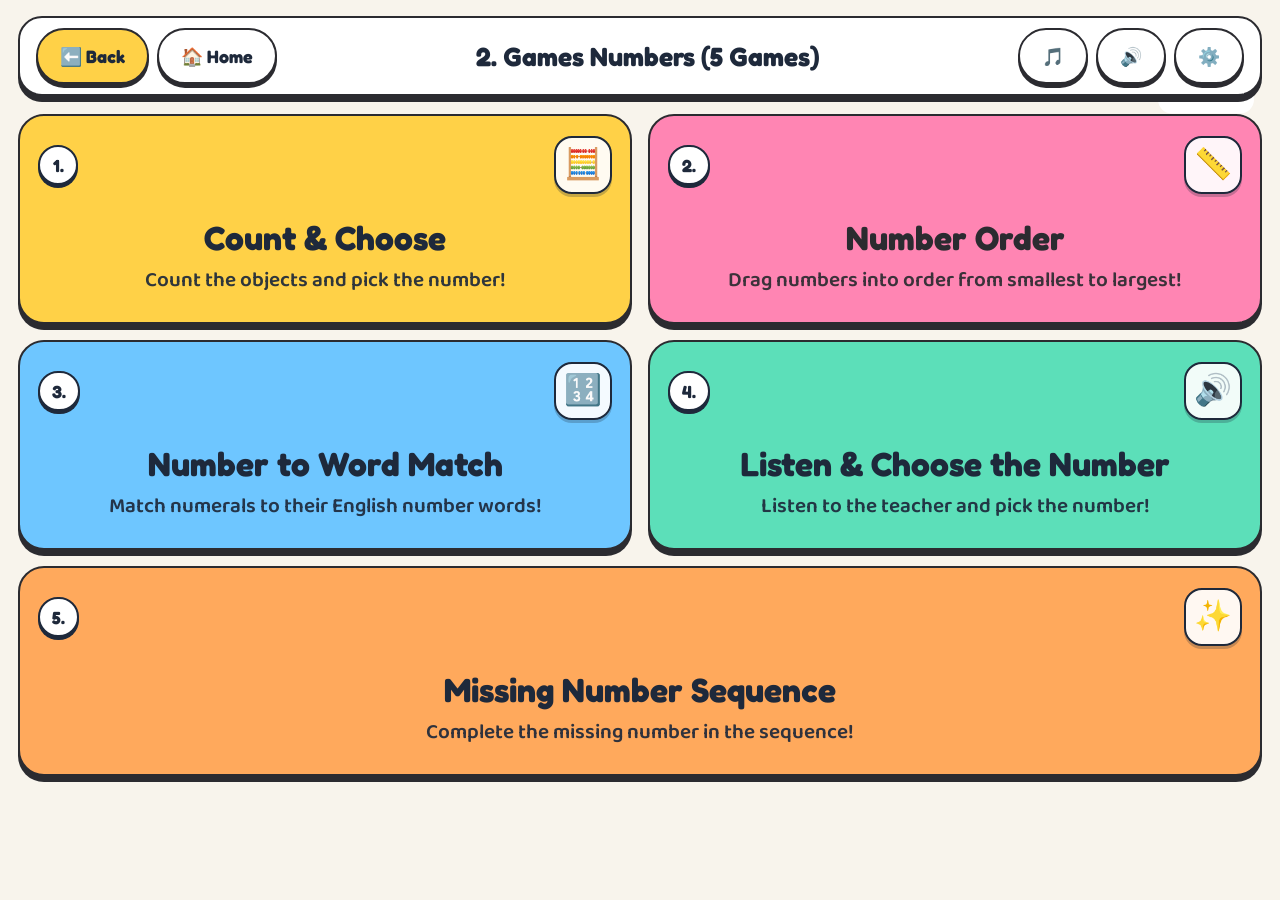
<file: C:/Users/Hp/Documents/antigravity/refactor/numbers-games.html>
<!DOCTYPE html>
<html lang="en">
<head>
  <meta charset="UTF-8" />
  <meta name="viewport" content="width=device-width, initial-scale=1.0, maximum-scale=1.0, user-scalable=no" />
  <title>BIMBA ENGLISH – Games Numbers</title>
  <link rel="preconnect" href="https://fonts.googleapis.com">
  <link rel="preconnect" href="https://fonts.gstatic.com" crossorigin>
  <link href="https://fonts.googleapis.com/css2?family=Baloo+2:wght@500;600;700;800&family=Fredoka:wght@500;600;700&display=swap" rel="stylesheet">
  <link rel="stylesheet" href="css/styles.css" />
</head>
<body data-page-screen="num_games_menu" data-page-category="alpha_num">

  <!-- Animated Background Clouds & Bubbles -->
  <div class="flat-decor" aria-hidden="true">
    <svg style="top:3%;left:3%;width:80px" viewBox="0 0 76 40" fill="#fff"><rect x="0" y="18" width="76" height="22" rx="11"/><circle cx="26" cy="18" r="14"/><circle cx="48" cy="14" r="16"/></svg>
    <svg style="top:7%;right:2%;width:96px" viewBox="0 0 76 40" fill="#fff"><rect x="0" y="18" width="76" height="22" rx="11"/><circle cx="26" cy="18" r="14"/><circle cx="48" cy="14" r="16"/></svg>
    <svg style="top:13%;left:7%;width:34px" viewBox="0 0 40 12" fill="none" stroke="#FFB07A" stroke-width="3" stroke-linecap="round" stroke-linejoin="round"><path d="M2 10 L12 2 L20 10 L28 2 L38 10"/></svg>
    <svg style="top:17%;right:13%;width:22px" viewBox="0 0 24 24" fill="#FFD147"><path d="M12 0C13 8 16 11 24 12 16 13 13 16 12 24 11 16 8 13 0 12 8 11 11 8 12 0z"/></svg>
    <svg style="bottom:16%;left:12%;width:24px" viewBox="0 0 24 24" fill="#C9B6FF"><path d="M12 0C13 8 16 11 24 12 16 13 13 16 12 24 11 16 8 13 0 12 8 11 11 8 12 0z"/></svg>
    <svg style="bottom:20%;right:6%;width:34px" viewBox="0 0 40 12" fill="none" stroke="#FF9EBB" stroke-width="3" stroke-linecap="round" stroke-linejoin="round"><path d="M2 10 L12 2 L20 10 L28 2 L38 10"/></svg>
  </div>

  <!-- Confetti / Star Burst Overlay -->
  <div id="confetti-container"></div>

  <!-- Main Application Mount -->
  <main id="app"></main>

  <!-- Modal Mount -->
  <div id="modal-root"></div>

  <script src="js/data-vocab.js"></script>
  <script src="js/data-content.js"></script>
  <script src="js/audio-speech.js"></script>
  <script src="js/state-progress.js"></script>
  <script src="js/screens-and-app.js"></script>
</body>
</html>
</file>
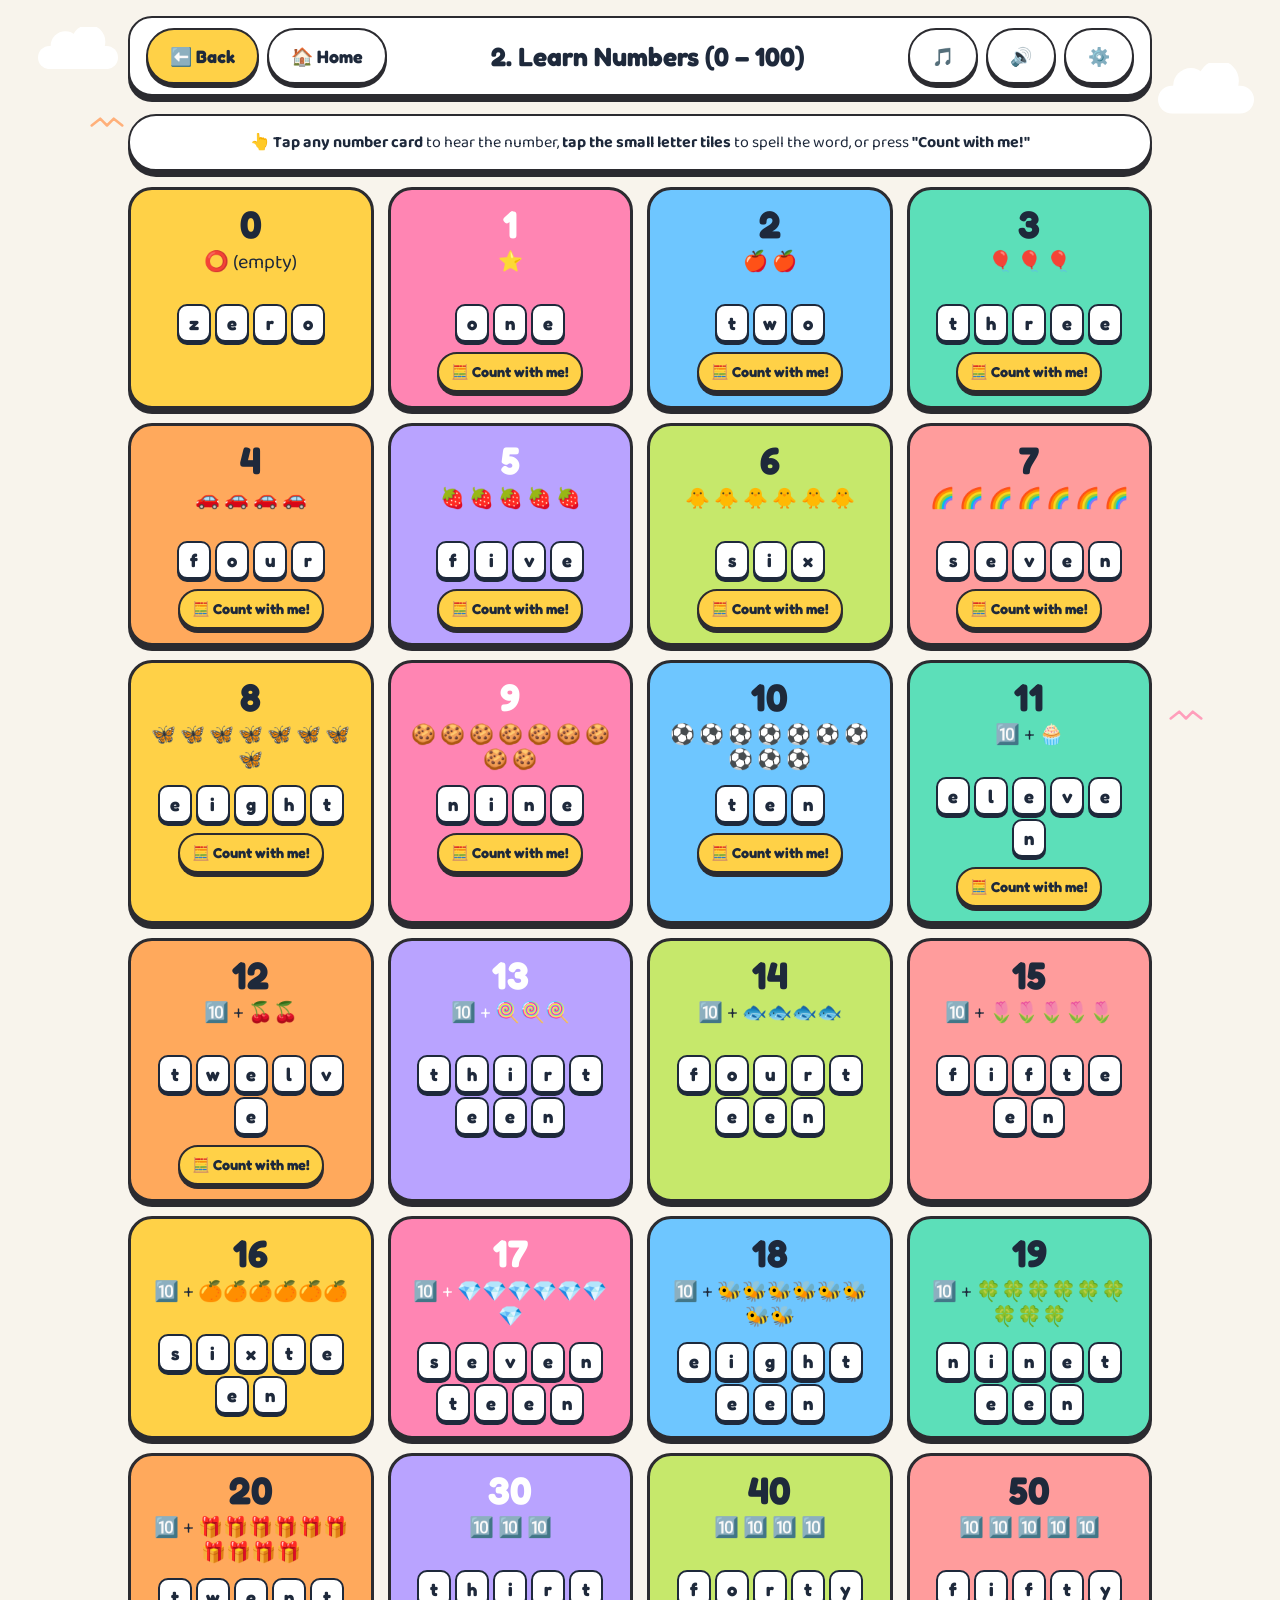
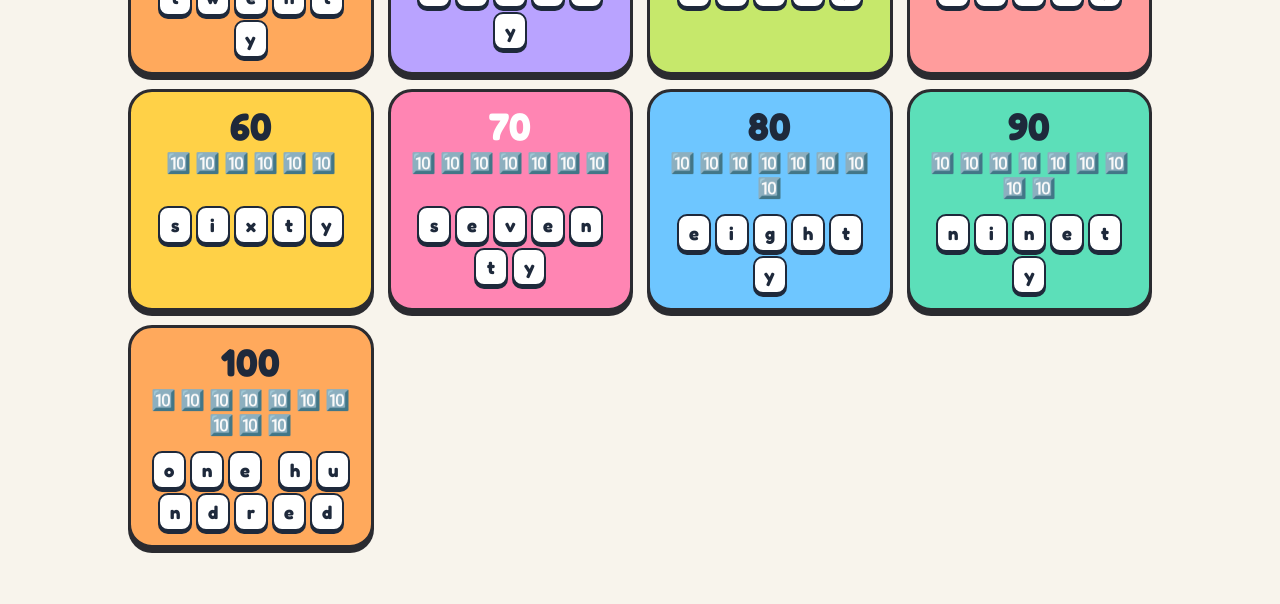
<file: C:/Users/Hp/Documents/antigravity/refactor/numbers-learn.html>
<!DOCTYPE html>
<html lang="en">
<head>
  <meta charset="UTF-8" />
  <meta name="viewport" content="width=device-width, initial-scale=1.0, maximum-scale=1.0, user-scalable=no" />
  <title>BIMBA ENGLISH – Learn Numbers (0–100)</title>
  <link rel="preconnect" href="https://fonts.googleapis.com">
  <link rel="preconnect" href="https://fonts.gstatic.com" crossorigin>
  <link href="https://fonts.googleapis.com/css2?family=Baloo+2:wght@500;600;700;800&family=Fredoka:wght@500;600;700&display=swap" rel="stylesheet">
  <link rel="stylesheet" href="css/styles.css" />
</head>
<body data-page-screen="num_learn" data-page-category="alpha_num">

  <!-- Animated Background Clouds & Bubbles -->
  <div class="flat-decor" aria-hidden="true">
    <svg style="top:3%;left:3%;width:80px" viewBox="0 0 76 40" fill="#fff"><rect x="0" y="18" width="76" height="22" rx="11"/><circle cx="26" cy="18" r="14"/><circle cx="48" cy="14" r="16"/></svg>
    <svg style="top:7%;right:2%;width:96px" viewBox="0 0 76 40" fill="#fff"><rect x="0" y="18" width="76" height="22" rx="11"/><circle cx="26" cy="18" r="14"/><circle cx="48" cy="14" r="16"/></svg>
    <svg style="top:13%;left:7%;width:34px" viewBox="0 0 40 12" fill="none" stroke="#FFB07A" stroke-width="3" stroke-linecap="round" stroke-linejoin="round"><path d="M2 10 L12 2 L20 10 L28 2 L38 10"/></svg>
    <svg style="top:17%;right:13%;width:22px" viewBox="0 0 24 24" fill="#FFD147"><path d="M12 0C13 8 16 11 24 12 16 13 13 16 12 24 11 16 8 13 0 12 8 11 11 8 12 0z"/></svg>
    <svg style="bottom:16%;left:12%;width:24px" viewBox="0 0 24 24" fill="#C9B6FF"><path d="M12 0C13 8 16 11 24 12 16 13 13 16 12 24 11 16 8 13 0 12 8 11 11 8 12 0z"/></svg>
    <svg style="bottom:20%;right:6%;width:34px" viewBox="0 0 40 12" fill="none" stroke="#FF9EBB" stroke-width="3" stroke-linecap="round" stroke-linejoin="round"><path d="M2 10 L12 2 L20 10 L28 2 L38 10"/></svg>
  </div>

  <!-- Confetti / Star Burst Overlay -->
  <div id="confetti-container"></div>

  <!-- Main Application Mount -->
  <main id="app"></main>

  <!-- Modal Mount -->
  <div id="modal-root"></div>

  <script src="js/data-vocab.js"></script>
  <script src="js/data-content.js"></script>
  <script src="js/audio-speech.js"></script>
  <script src="js/state-progress.js"></script>
  <script src="js/screens-and-app.js"></script>
</body>
</html>
</file>
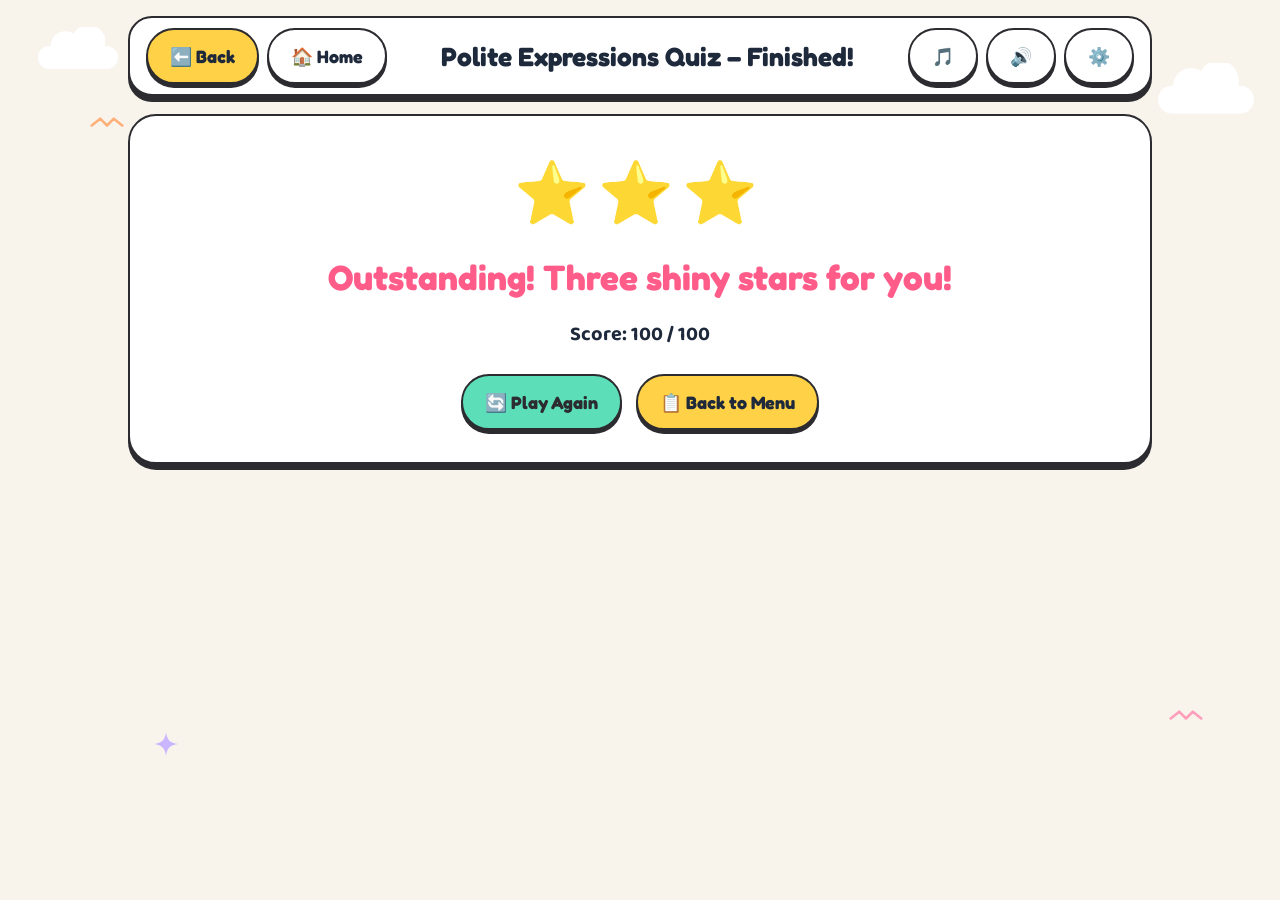
<file: C:/Users/Hp/Documents/antigravity/refactor/result.html>
<!DOCTYPE html>
<html lang="en">
<head>
  <meta charset="UTF-8" />
  <meta name="viewport" content="width=device-width, initial-scale=1.0, maximum-scale=1.0, user-scalable=no" />
  <title>BIMBA ENGLISH – Game Finished!</title>
  <link rel="preconnect" href="https://fonts.googleapis.com">
  <link rel="preconnect" href="https://fonts.gstatic.com" crossorigin>
  <link href="https://fonts.googleapis.com/css2?family=Baloo+2:wght@500;600;700;800&family=Fredoka:wght@500;600;700&display=swap" rel="stylesheet">
  <link rel="stylesheet" href="css/styles.css" />
</head>
<body data-page-screen="game_result">

  <!-- Animated Background Clouds & Bubbles -->
  <div class="flat-decor" aria-hidden="true">
    <svg style="top:3%;left:3%;width:80px" viewBox="0 0 76 40" fill="#fff"><rect x="0" y="18" width="76" height="22" rx="11"/><circle cx="26" cy="18" r="14"/><circle cx="48" cy="14" r="16"/></svg>
    <svg style="top:7%;right:2%;width:96px" viewBox="0 0 76 40" fill="#fff"><rect x="0" y="18" width="76" height="22" rx="11"/><circle cx="26" cy="18" r="14"/><circle cx="48" cy="14" r="16"/></svg>
    <svg style="top:13%;left:7%;width:34px" viewBox="0 0 40 12" fill="none" stroke="#FFB07A" stroke-width="3" stroke-linecap="round" stroke-linejoin="round"><path d="M2 10 L12 2 L20 10 L28 2 L38 10"/></svg>
    <svg style="top:17%;right:13%;width:22px" viewBox="0 0 24 24" fill="#FFD147"><path d="M12 0C13 8 16 11 24 12 16 13 13 16 12 24 11 16 8 13 0 12 8 11 11 8 12 0z"/></svg>
    <svg style="bottom:16%;left:12%;width:24px" viewBox="0 0 24 24" fill="#C9B6FF"><path d="M12 0C13 8 16 11 24 12 16 13 13 16 12 24 11 16 8 13 0 12 8 11 11 8 12 0z"/></svg>
    <svg style="bottom:20%;right:6%;width:34px" viewBox="0 0 40 12" fill="none" stroke="#FF9EBB" stroke-width="3" stroke-linecap="round" stroke-linejoin="round"><path d="M2 10 L12 2 L20 10 L28 2 L38 10"/></svg>
  </div>

  <!-- Confetti / Star Burst Overlay -->
  <div id="confetti-container"></div>

  <!-- Main Application Mount -->
  <main id="app"></main>

  <!-- Modal Mount -->
  <div id="modal-root"></div>

  <script src="js/data-vocab.js"></script>
  <script src="js/data-content.js"></script>
  <script src="js/audio-speech.js"></script>
  <script src="js/state-progress.js"></script>
  <script src="js/screens-and-app.js"></script>
</body>
</html>
</file>
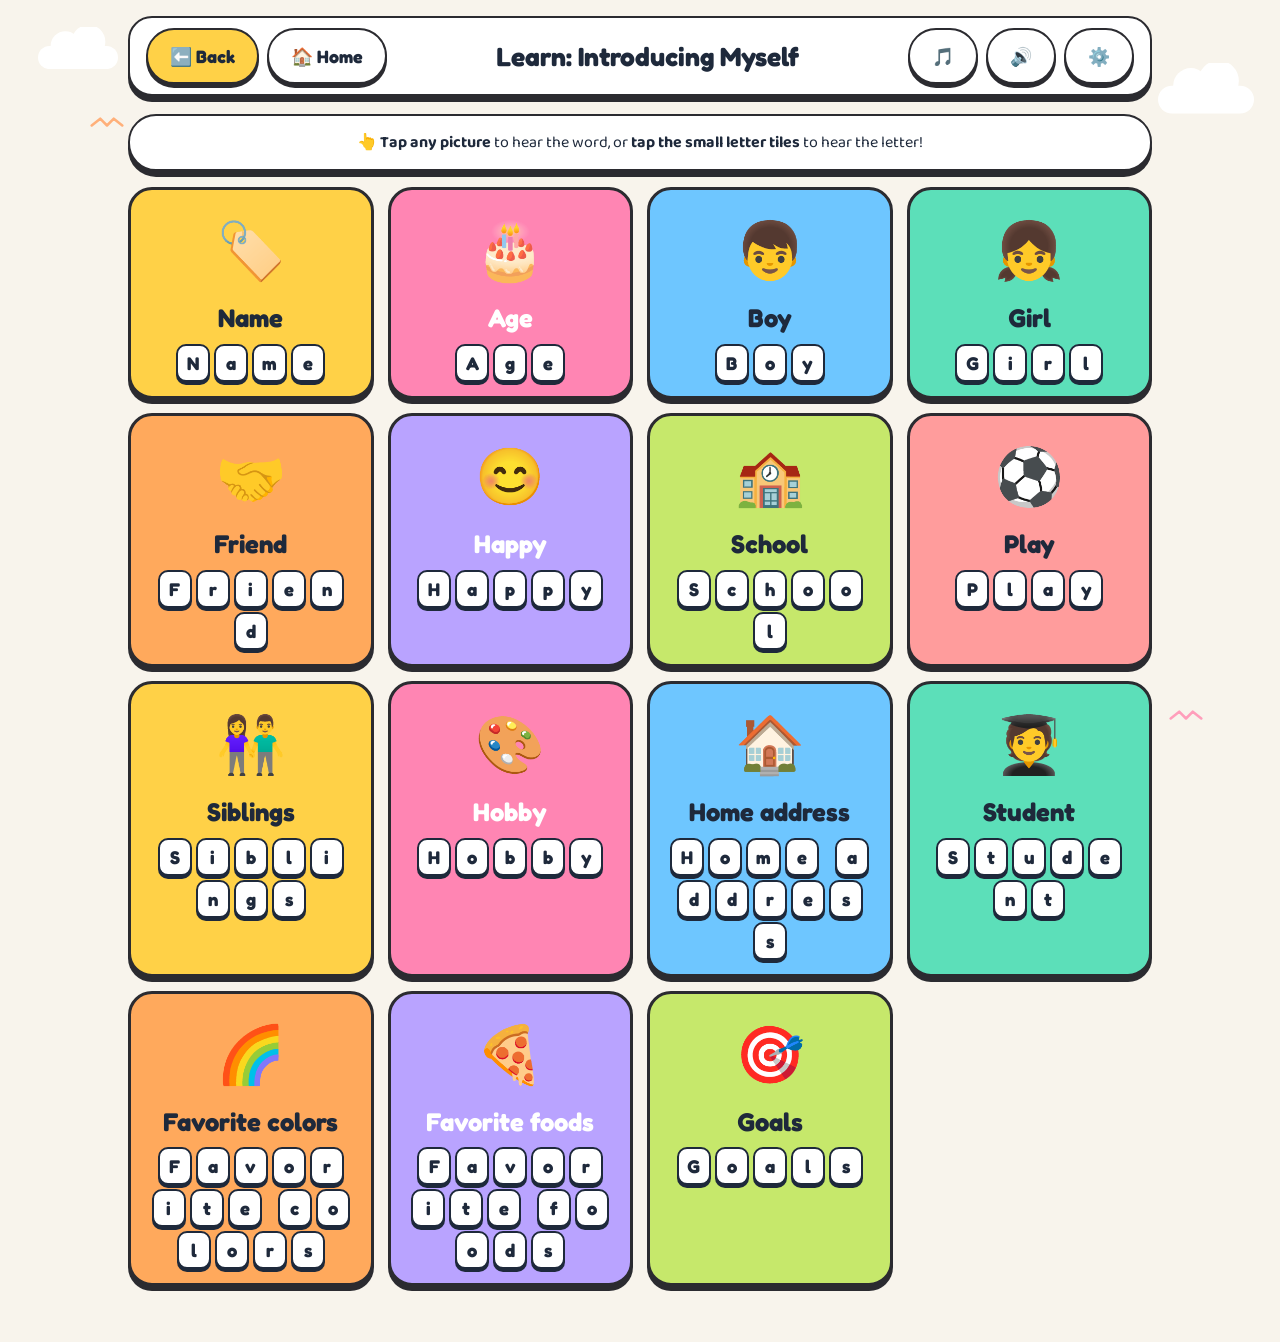
<file: C:/Users/Hp/Documents/antigravity/refactor/vocab-learn.html>
<!DOCTYPE html>
<html lang="en">
<head>
  <meta charset="UTF-8" />
  <meta name="viewport" content="width=device-width, initial-scale=1.0, maximum-scale=1.0, user-scalable=no" />
  <title>BIMBA ENGLISH – Learn the Words</title>
  <link rel="preconnect" href="https://fonts.googleapis.com">
  <link rel="preconnect" href="https://fonts.gstatic.com" crossorigin>
  <link href="https://fonts.googleapis.com/css2?family=Baloo+2:wght@500;600;700;800&family=Fredoka:wght@500;600;700&display=swap" rel="stylesheet">
  <link rel="stylesheet" href="css/styles.css" />
</head>
<body data-page-screen="vocab_learn" data-page-category="vocabulary">

  <!-- Animated Background Clouds & Bubbles -->
  <div class="flat-decor" aria-hidden="true">
    <svg style="top:3%;left:3%;width:80px" viewBox="0 0 76 40" fill="#fff"><rect x="0" y="18" width="76" height="22" rx="11"/><circle cx="26" cy="18" r="14"/><circle cx="48" cy="14" r="16"/></svg>
    <svg style="top:7%;right:2%;width:96px" viewBox="0 0 76 40" fill="#fff"><rect x="0" y="18" width="76" height="22" rx="11"/><circle cx="26" cy="18" r="14"/><circle cx="48" cy="14" r="16"/></svg>
    <svg style="top:13%;left:7%;width:34px" viewBox="0 0 40 12" fill="none" stroke="#FFB07A" stroke-width="3" stroke-linecap="round" stroke-linejoin="round"><path d="M2 10 L12 2 L20 10 L28 2 L38 10"/></svg>
    <svg style="top:17%;right:13%;width:22px" viewBox="0 0 24 24" fill="#FFD147"><path d="M12 0C13 8 16 11 24 12 16 13 13 16 12 24 11 16 8 13 0 12 8 11 11 8 12 0z"/></svg>
    <svg style="bottom:16%;left:12%;width:24px" viewBox="0 0 24 24" fill="#C9B6FF"><path d="M12 0C13 8 16 11 24 12 16 13 13 16 12 24 11 16 8 13 0 12 8 11 11 8 12 0z"/></svg>
    <svg style="bottom:20%;right:6%;width:34px" viewBox="0 0 40 12" fill="none" stroke="#FF9EBB" stroke-width="3" stroke-linecap="round" stroke-linejoin="round"><path d="M2 10 L12 2 L20 10 L28 2 L38 10"/></svg>
  </div>

  <!-- Confetti / Star Burst Overlay -->
  <div id="confetti-container"></div>

  <!-- Main Application Mount -->
  <main id="app"></main>

  <!-- Modal Mount -->
  <div id="modal-root"></div>

  <script src="js/data-vocab.js"></script>
  <script src="js/data-content.js"></script>
  <script src="js/audio-speech.js"></script>
  <script src="js/state-progress.js"></script>
  <script src="js/screens-and-app.js"></script>
</body>
</html>
</file>
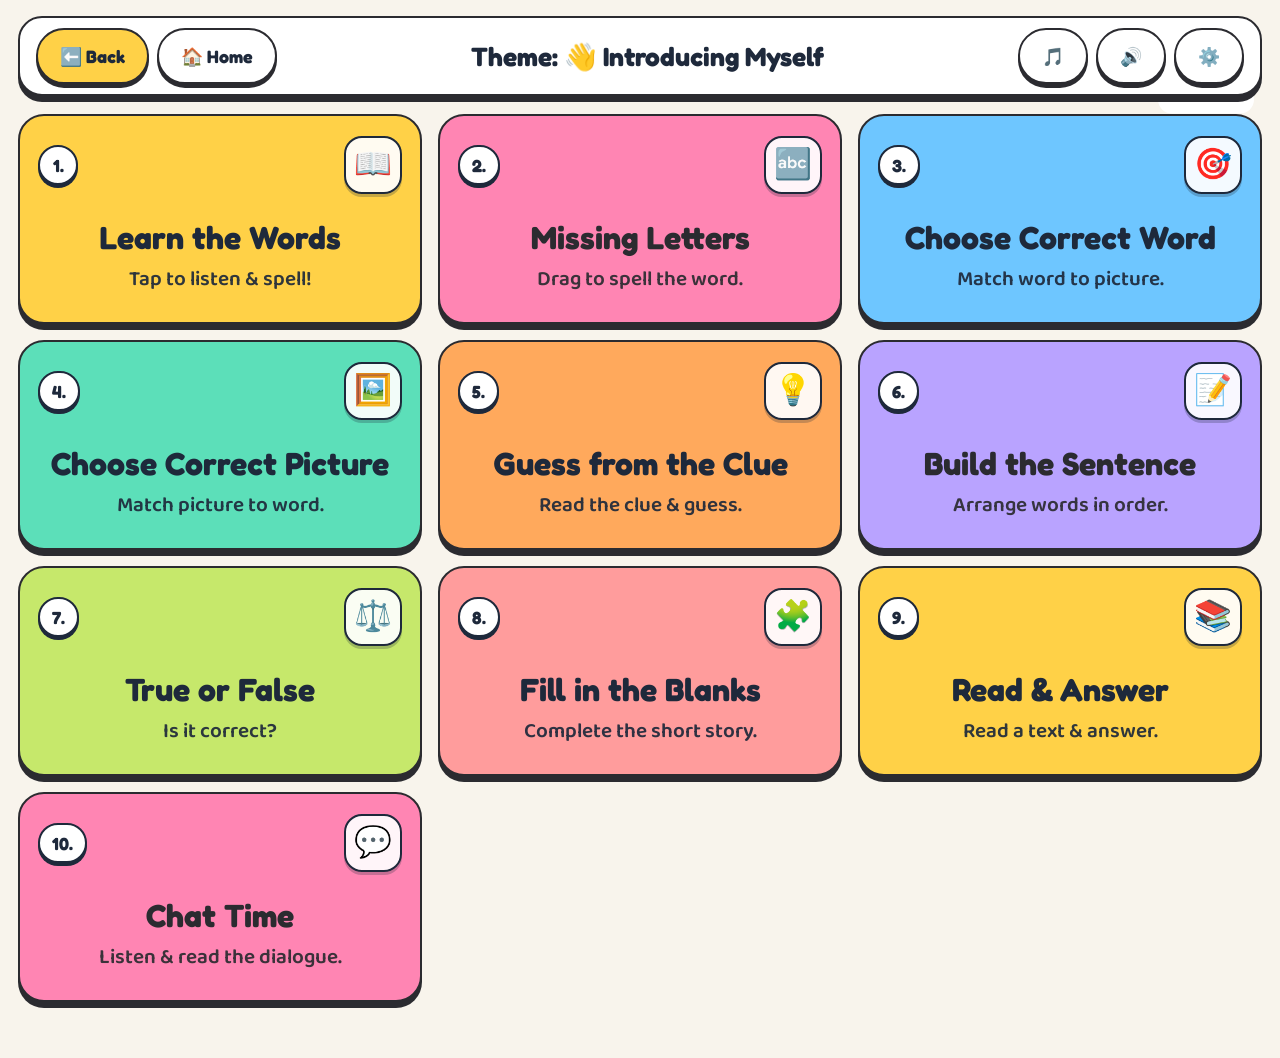
<file: C:/Users/Hp/Documents/antigravity/refactor/vocab-menu.html>
<!DOCTYPE html>
<html lang="en">
<head>
  <meta charset="UTF-8" />
  <meta name="viewport" content="width=device-width, initial-scale=1.0, maximum-scale=1.0, user-scalable=no" />
  <title>BIMBA ENGLISH – Vocabulary Theme Menu</title>
  <link rel="preconnect" href="https://fonts.googleapis.com">
  <link rel="preconnect" href="https://fonts.gstatic.com" crossorigin>
  <link href="https://fonts.googleapis.com/css2?family=Baloo+2:wght@500;600;700;800&family=Fredoka:wght@500;600;700&display=swap" rel="stylesheet">
  <link rel="stylesheet" href="css/styles.css" />
</head>
<body data-page-screen="vocab_menu" data-page-category="vocabulary">

  <!-- Animated Background Clouds & Bubbles -->
  <div class="flat-decor" aria-hidden="true">
    <svg style="top:3%;left:3%;width:80px" viewBox="0 0 76 40" fill="#fff"><rect x="0" y="18" width="76" height="22" rx="11"/><circle cx="26" cy="18" r="14"/><circle cx="48" cy="14" r="16"/></svg>
    <svg style="top:7%;right:2%;width:96px" viewBox="0 0 76 40" fill="#fff"><rect x="0" y="18" width="76" height="22" rx="11"/><circle cx="26" cy="18" r="14"/><circle cx="48" cy="14" r="16"/></svg>
    <svg style="top:13%;left:7%;width:34px" viewBox="0 0 40 12" fill="none" stroke="#FFB07A" stroke-width="3" stroke-linecap="round" stroke-linejoin="round"><path d="M2 10 L12 2 L20 10 L28 2 L38 10"/></svg>
    <svg style="top:17%;right:13%;width:22px" viewBox="0 0 24 24" fill="#FFD147"><path d="M12 0C13 8 16 11 24 12 16 13 13 16 12 24 11 16 8 13 0 12 8 11 11 8 12 0z"/></svg>
    <svg style="bottom:16%;left:12%;width:24px" viewBox="0 0 24 24" fill="#C9B6FF"><path d="M12 0C13 8 16 11 24 12 16 13 13 16 12 24 11 16 8 13 0 12 8 11 11 8 12 0z"/></svg>
    <svg style="bottom:20%;right:6%;width:34px" viewBox="0 0 40 12" fill="none" stroke="#FF9EBB" stroke-width="3" stroke-linecap="round" stroke-linejoin="round"><path d="M2 10 L12 2 L20 10 L28 2 L38 10"/></svg>
  </div>

  <!-- Confetti / Star Burst Overlay -->
  <div id="confetti-container"></div>

  <!-- Main Application Mount -->
  <main id="app"></main>

  <!-- Modal Mount -->
  <div id="modal-root"></div>

  <script src="js/data-vocab.js"></script>
  <script src="js/data-content.js"></script>
  <script src="js/audio-speech.js"></script>
  <script src="js/state-progress.js"></script>
  <script src="js/screens-and-app.js"></script>
</body>
</html>
</file>
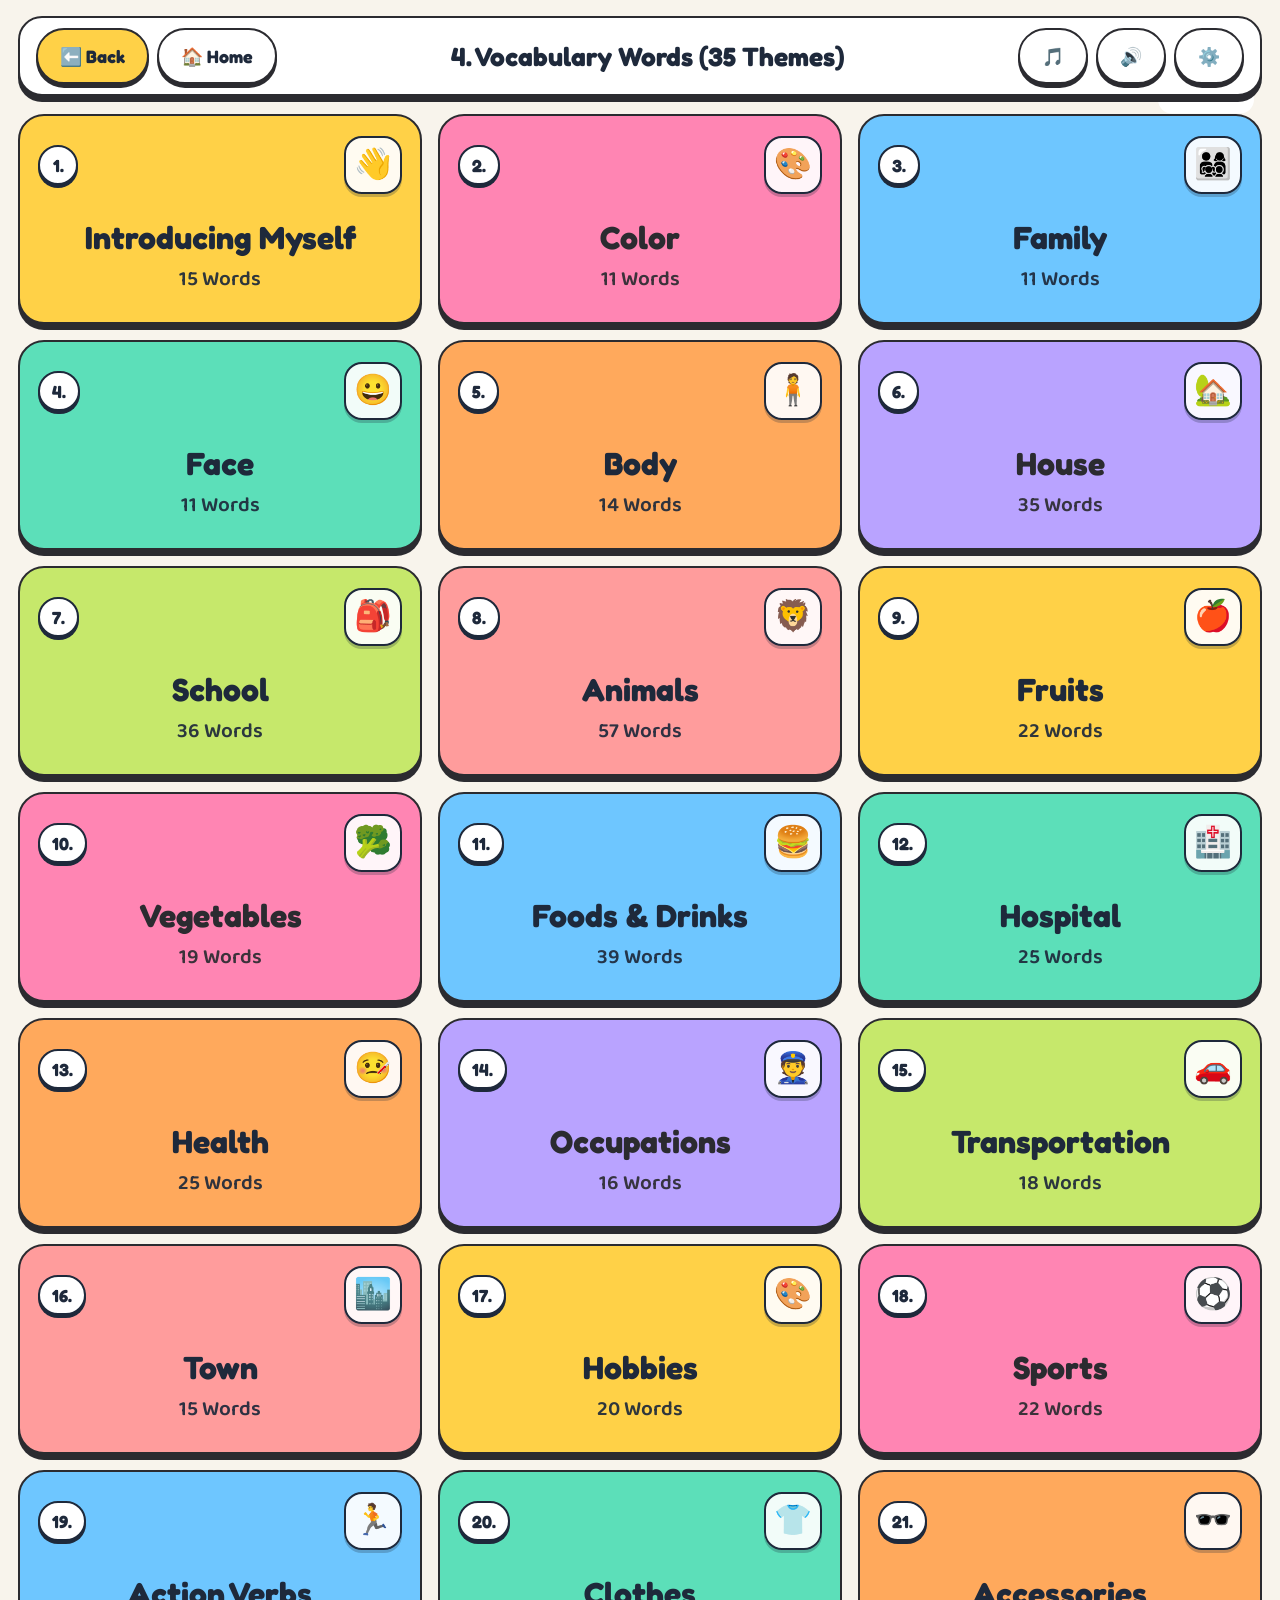
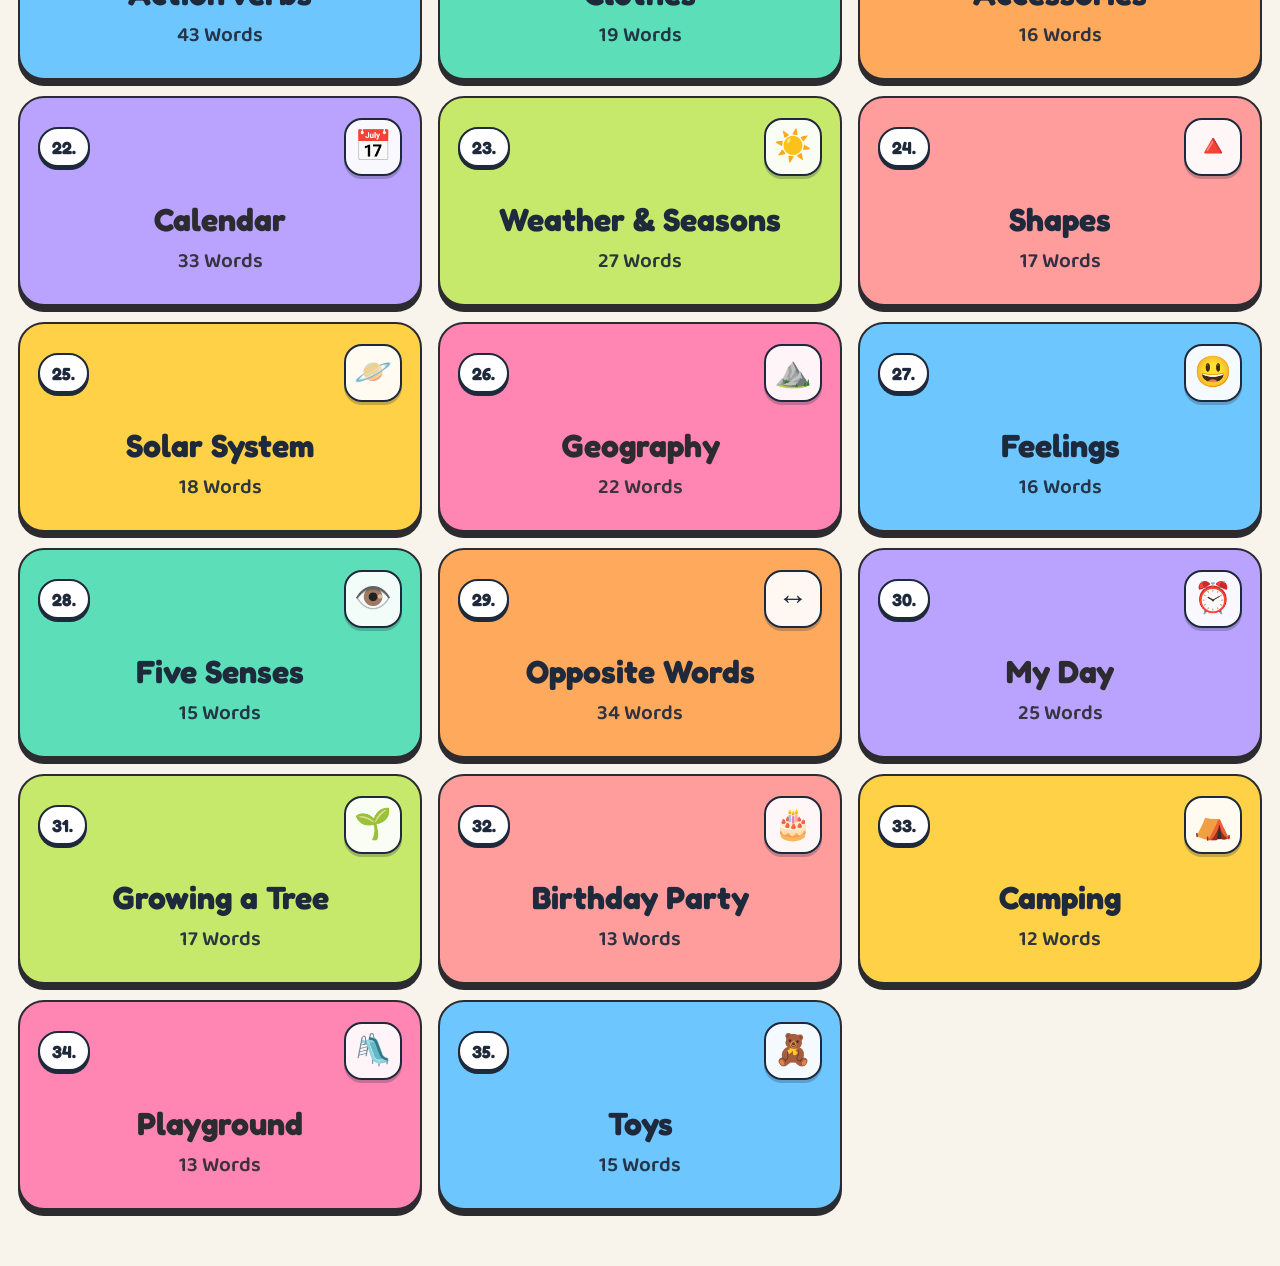
<file: C:/Users/Hp/Documents/antigravity/refactor/vocabulary.html>
<!DOCTYPE html>
<html lang="en">
<head>
  <meta charset="UTF-8" />
  <meta name="viewport" content="width=device-width, initial-scale=1.0, maximum-scale=1.0, user-scalable=no" />
  <title>BIMBA ENGLISH – 4. Vocabulary Words (35 Themes)</title>
  <link rel="preconnect" href="https://fonts.googleapis.com">
  <link rel="preconnect" href="https://fonts.gstatic.com" crossorigin>
  <link href="https://fonts.googleapis.com/css2?family=Baloo+2:wght@500;600;700;800&family=Fredoka:wght@500;600;700&display=swap" rel="stylesheet">
  <link rel="stylesheet" href="css/styles.css" />
</head>
<body data-page-screen="vocab_themes" data-page-category="vocabulary">

  <!-- Animated Background Clouds & Bubbles -->
  <div class="flat-decor" aria-hidden="true">
    <svg style="top:3%;left:3%;width:80px" viewBox="0 0 76 40" fill="#fff"><rect x="0" y="18" width="76" height="22" rx="11"/><circle cx="26" cy="18" r="14"/><circle cx="48" cy="14" r="16"/></svg>
    <svg style="top:7%;right:2%;width:96px" viewBox="0 0 76 40" fill="#fff"><rect x="0" y="18" width="76" height="22" rx="11"/><circle cx="26" cy="18" r="14"/><circle cx="48" cy="14" r="16"/></svg>
    <svg style="top:13%;left:7%;width:34px" viewBox="0 0 40 12" fill="none" stroke="#FFB07A" stroke-width="3" stroke-linecap="round" stroke-linejoin="round"><path d="M2 10 L12 2 L20 10 L28 2 L38 10"/></svg>
    <svg style="top:17%;right:13%;width:22px" viewBox="0 0 24 24" fill="#FFD147"><path d="M12 0C13 8 16 11 24 12 16 13 13 16 12 24 11 16 8 13 0 12 8 11 11 8 12 0z"/></svg>
    <svg style="bottom:16%;left:12%;width:24px" viewBox="0 0 24 24" fill="#C9B6FF"><path d="M12 0C13 8 16 11 24 12 16 13 13 16 12 24 11 16 8 13 0 12 8 11 11 8 12 0z"/></svg>
    <svg style="bottom:20%;right:6%;width:34px" viewBox="0 0 40 12" fill="none" stroke="#FF9EBB" stroke-width="3" stroke-linecap="round" stroke-linejoin="round"><path d="M2 10 L12 2 L20 10 L28 2 L38 10"/></svg>
  </div>

  <!-- Confetti / Star Burst Overlay -->
  <div id="confetti-container"></div>

  <!-- Main Application Mount -->
  <main id="app"></main>

  <!-- Modal Mount -->
  <div id="modal-root"></div>

  <script src="js/data-vocab.js"></script>
  <script src="js/data-content.js"></script>
  <script src="js/audio-speech.js"></script>
  <script src="js/state-progress.js"></script>
  <script src="js/screens-and-app.js"></script>
</body>
</html>
</file>
<file: C:/Users/Hp/Documents/antigravity/refactor/css/styles.css>
:root {
  --bg-cream: #FFFDF5;
  --bg-sky: #E0F2FE;
  --ink-dark: #1E293B;
  --ink-soft: #475569;
  --yellow: #FFD13B;
  --yellow-dark: #D99B00;
  --pink: #FF6B9E;
  --pink-dark: #D63B72;
  --blue: #4CC9F0;
  --blue-dark: #1D94B8;
  --mint: #38E5A7;
  --mint-dark: #15B079;
  --purple: #A78BFA;
  --purple-dark: #7C5AE6;
  --orange: #FF924C;
  --orange-dark: #D86920;
  --teal: #0F9D76;
  --teal-dark: #0A7356;
  --radius-xl: 28px;
  --radius-lg: 22px;
  --radius-md: 16px;
  --shadow-card: 0 10px 24px rgba(30, 41, 59, 0.11);
}

* {
  box-sizing: border-box;
  -webkit-tap-highlight-color: transparent;
  user-select: none;
}

html, body {
  margin: 0;
  padding: 0;
  width: 100%;
  min-height: 100%;
  font-family: 'Baloo 2', cursive, sans-serif;
  color: var(--ink-dark);
  background: linear-gradient(180deg, #E8F7FF 0%, #FFFDF5 55%, #FFF5E6 100%);
  overflow-x: hidden;
  overflow-y: auto;
}

h1, h2, h3, h4, .font-heading {
  font-family: 'Fredoka', sans-serif;
  margin: 0;
}

/* Animated Floating Background */
.bg-decor {
  position: fixed;
  inset: 0;
  pointer-events: none;
  z-index: 0;
  overflow: hidden;
}

.bg-bubble {
  position: absolute;
  border-radius: 50%;
  opacity: 0.35;
  will-change: transform;
  animation: floatUp 16s infinite ease-in-out;
}

@keyframes floatUp {
  0%, 100% { transform: translate3d(0, 0, 0) scale(1); }
  50% { transform: translate3d(18px, -28px, 0) scale(1.07); }
}

/* Main App Wrapper */
#app {
  position: relative;
  z-index: 1;
  width: 100%;
  max-width: 1060px;
  margin: 0 auto;
  padding: 16px 18px 56px;
  min-height: 100vh;
  display: flex;
  flex-direction: column;
}

/* Page & Screen Transitions */
.screen-enter {
  animation: fadeIn 0.15s ease-out forwards;
  will-change: opacity;
}

@keyframes fadeIn {
  0% { opacity: 0; }
  100% { opacity: 1; }
}

.pop-anim {
  animation: subtlePop 0.15s ease-out;
}

@keyframes subtlePop {
  0% { transform: scale(1); }
  50% { transform: scale(1.02); }
  100% { transform: scale(1); }
}

.shake-anim {
  animation: gentleShake 0.42s ease-in-out;
}

@keyframes gentleShake {
  0%, 100% { transform: translate3d(0, 0, 0); }
  20%, 60% { transform: translate3d(-7px, 0, 0); }
  40%, 80% { transform: translate3d(7px, 0, 0); }
}

@media (prefers-reduced-motion: reduce) {
  *, ::before, ::after {
    animation-duration: 0.01ms !important;
    animation-iteration-count: 1 !important;
    transition-duration: 0.01ms !important;
  }
}

/* Glossy Bubble Buttons */
.btn-bubble {
  position: relative;
  display: inline-flex;
  align-items: center;
  justify-content: center;
  gap: 8px;
  min-height: 56px;
  min-width: 56px;
  padding: 10px 22px;
  border-radius: 999px;
  border: 3px solid #1E293B;
  font-family: 'Fredoka', sans-serif;
  font-size: 1.12rem;
  font-weight: 700;
  cursor: pointer;
  color: #1E293B;
  background: #FFFFFF;
  box-shadow: 0 5px 0 #1E293B, 0 8px 16px rgba(0,0,0,0.1);
  transition: transform 0.1s ease, box-shadow 0.1s ease;
  text-decoration: none;
}

.btn-bubble::before {
  content: '';
  position: absolute;
  top: 4px;
  left: 14px;
  right: 14px;
  height: 32%;
  border-radius: 999px;
  background: linear-gradient(180deg, rgba(255,255,255,0.65), rgba(255,255,255,0));
  pointer-events: none;
}

.btn-bubble:active {
  transform: translate3d(0, 4px, 0);
  box-shadow: 0 1px 0 #1E293B;
}

.btn-primary {
  background: linear-gradient(180deg, #4AE3B5 0%, #10B981 100%);
  color: #FFFFFF;
  text-shadow: 0 2px 0 rgba(0,0,0,0.22);
}

.btn-yellow {
  background: linear-gradient(180deg, #FFE066 0%, #FFB703 100%);
  color: #1E293B;
}

.btn-pink {
  background: linear-gradient(180deg, #FF85B3 0%, #F72585 100%);
  color: #FFFFFF;
  text-shadow: 0 2px 0 rgba(0,0,0,0.22);
}

.btn-blue {
  background: linear-gradient(180deg, #72EFDD 0%, #00B4D8 100%);
  color: #1E293B;
}

.btn-purple {
  background: linear-gradient(180deg, #C4B5FD 0%, #8B5CF6 100%);
  color: #FFFFFF;
  text-shadow: 0 2px 0 rgba(0,0,0,0.22);
}

/* Home Header */
.home-header {
  text-align: center;
  margin: 6px auto 22px;
  position: relative;
}

.home-title-main {
  font-size: clamp(2.3rem, 5vw, 3.4rem);
  font-weight: 700;
  color: #FF5C8A;
  text-shadow:
    -3px -3px 0 #1E293B,
     3px -3px 0 #1E293B,
    -3px  3px 0 #1E293B,
     3px  3px 0 #1E293B,
     0px  6px 0 #1E293B;
  letter-spacing: 1px;
  line-height: 1.05;
}

.home-title-sub {
  display: inline-block;
  margin-top: 6px;
  padding: 5px 24px;
  background: #FFD13B;
  border: 3px solid #1E293B;
  border-radius: 999px;
  font-family: 'Fredoka', sans-serif;
  font-size: clamp(1.15rem, 2.6vw, 1.55rem);
  font-weight: 700;
  color: #1E293B;
  box-shadow: 0 4px 0 #1E293B;
  letter-spacing: 1.5px;
}

/* Home Vertical Category Stack */
.home-category-list {
  display: flex;
  flex-direction: column;
  align-items: center;
  gap: 16px;
  width: 100%;
  padding-bottom: 24px;
}

.category-banner {
  position: relative;
  width: 100%;
  max-width: 720px;
  min-height: 96px;
  padding: 14px 24px;
  border-radius: 28px;
  border: 4px solid #1E293B;
  display: flex;
  align-items: center;
  gap: 18px;
  cursor: pointer;
  box-shadow: 0 7px 0 #1E293B, 0 12px 20px rgba(30, 41, 59, 0.14);
  transition: transform 0.15s cubic-bezier(0.34, 1.56, 0.64, 1), box-shadow 0.15s ease;
  overflow: hidden;
  opacity: 0;
  animation: fadeIn 0.2s ease-out forwards;
}

.category-banner::before {
  content: '';
  position: absolute;
  top: 6px;
  left: 20px;
  right: 20px;
  height: 28%;
  border-radius: 999px;
  background: linear-gradient(180deg, rgba(255,255,255,0.5), rgba(255,255,255,0));
  pointer-events: none;
}

.category-banner:active {
  transform: translate3d(0, 5px, 0) scale(0.99);
  box-shadow: 0 2px 0 #1E293B;
}

.cat-icon-box {
  width: 72px;
  height: 72px;
  flex-shrink: 0;
  border-radius: 20px;
  background: rgba(255, 255, 255, 0.9);
  border: 3px solid #1E293B;
  display: flex;
  align-items: center;
  justify-content: center;
  box-shadow: 0 4px 0 rgba(30, 41, 59, 0.25);
}

.cat-number, .cat-title {
  font-family: 'Fredoka', sans-serif;
  font-size: clamp(1.4rem, 3.2vw, 1.95rem);
  font-weight: 700;
  color: #1E293B;
  line-height: 1.15;
  letter-spacing: 0.3px;
}

.cat-number {
  flex-shrink: 0;
  margin-right: -4px;
}

.cat-title {
  flex: 1;
  text-align: left;
}

/* Top Bar on Inner Pages */
.top-bar {
  display: flex;
  align-items: center;
  justify-content: space-between;
  flex-wrap: wrap;
  gap: 10px;
  background: #FFFFFF;
  border: 3.5px solid #1E293B;
  border-radius: 24px;
  padding: 10px 16px;
  margin-bottom: 18px;
  box-shadow: 0 6px 0 #1E293B;
}

.top-bar-left, .top-bar-right {
  display: flex;
  align-items: center;
  gap: 8px;
}

.top-bar-center {
  flex: 1;
  text-align: center;
  min-width: 150px;
}

.top-bar-title {
  font-family: 'Fredoka', sans-serif;
  font-size: clamp(1.2rem, 2.5vw, 1.65rem);
  font-weight: 700;
  color: #1E293B;
}

.pill-badge {
  display: inline-flex;
  align-items: center;
  gap: 6px;
  padding: 6px 14px;
  border-radius: 999px;
  border: 2.5px solid #1E293B;
  background: #FFF3B0;
  font-family: 'Fredoka', sans-serif;
  font-weight: 700;
  font-size: 1rem;
  box-shadow: 0 3px 0 #1E293B;
}

/* Colorful Bubbly Menu Cards */
.colorful-grid {
  display: grid;
  grid-template-columns: repeat(auto-fill, minmax(260px, 1fr));
  gap: 18px;
  width: 100%;
  margin-top: 12px;
}

.colorful-grid.center-grid {
  display: flex;
  flex-wrap: wrap;
  justify-content: center;
  align-items: stretch;
}

.candy-card {
  position: relative;
  border-radius: 26px;
  border: 3.5px solid #1E293B;
  padding: 20px 18px 18px;
  cursor: pointer;
  display: flex;
  flex-direction: column;
  justify-content: space-between;
  min-height: 168px;
  box-shadow: 0 7px 0 #1E293B, 0 12px 22px rgba(30, 41, 59, 0.15);
  transition: transform 0.14s cubic-bezier(0.34, 1.56, 0.64, 1), box-shadow 0.14s ease;
  overflow: hidden;
}

.candy-card::before {
  content: '';
  position: absolute;
  top: 6px;
  left: 16px;
  right: 16px;
  height: 26%;
  border-radius: 999px;
  background: linear-gradient(180deg, rgba(255,255,255,0.52), rgba(255,255,255,0));
  pointer-events: none;
}

.candy-card:active {
  transform: translate3d(0, 5px, 0) scale(0.98);
  box-shadow: 0 2px 0 #1E293B;
}

.candy-theme-0 { background: linear-gradient(145deg, #FFE45E 0%, #FFB703 100%); color: #1E293B; }
.candy-theme-1 { background: linear-gradient(145deg, #FF85B3 0%, #FF477E 100%); color: #FFFFFF; }
.candy-theme-2 { background: linear-gradient(145deg, #72EFDD 0%, #00BBF9 100%); color: #1E293B; }
.candy-theme-3 { background: linear-gradient(145deg, #6EE7B7 0%, #10B981 100%); color: #1E293B; }
.candy-theme-4 { background: linear-gradient(145deg, #FFB76B 0%, #FB8500 100%); color: #1E293B; }
.candy-theme-5 { background: linear-gradient(145deg, #C4B5FD 0%, #8B5CF6 100%); color: #FFFFFF; }
.candy-theme-6 { background: linear-gradient(145deg, #FDE047 0%, #84CC16 100%); color: #1E293B; }
.candy-theme-7 { background: linear-gradient(145deg, #FDA4AF 0%, #FB7185 100%); color: #1E293B; }

.candy-card.text-light .candy-card-title,
.candy-card.text-light .candy-card-sub {
  color: #FFFFFF;
  text-shadow: 0 2px 0 rgba(30, 41, 59, 0.45);
}

.candy-card-header {
  display: flex;
  align-items: center;
  justify-content: space-between;
  gap: 10px;
  margin-bottom: 10px;
  z-index: 1;
}

.candy-num-badge {
  display: inline-flex;
  align-items: center;
  justify-content: center;
  min-width: 40px;
  height: 40px;
  padding: 0 12px;
  border-radius: 999px;
  background: #FFFFFF;
  color: #1E293B;
  border: 2.5px solid #1E293B;
  font-family: 'Fredoka', sans-serif;
  font-weight: 700;
  font-size: 1.1rem;
  box-shadow: 0 3px 0 #1E293B;
}

.candy-icon-bubble {
  width: 58px;
  height: 58px;
  border-radius: 18px;
  background: rgba(255, 255, 255, 0.92);
  border: 2.5px solid #1E293B;
  display: flex;
  align-items: center;
  justify-content: center;
  font-size: 1.9rem;
  box-shadow: 0 3px 0 rgba(30, 41, 59, 0.25);
}


/* Vocabulary theme menu: centered grid + big centered text */
.colorful-grid.vocab-menu-grid {
  display: flex;
  flex-wrap: wrap;
  justify-content: center;
  align-items: stretch;
  gap: 20px;
  max-width: 1160px;
  margin: 12px auto 0;
}
.vocab-menu-grid .candy-card {
  flex: 0 1 360px;
  width: 360px;
  max-width: 100%;
  min-height: 210px;
}
.vocab-menu-grid .vocab-card-text {
  flex: 1;
  display: flex;
  flex-direction: column;
  justify-content: center;
  align-items: center;
  text-align: center;
  margin-top: 4px;
}
.vocab-menu-grid .candy-card-title {
  font-size: 2rem;
  margin-bottom: 8px;
}
.vocab-menu-grid .candy-card-sub {
  font-size: 1.3rem;
  line-height: 1.3;
}
@media (max-width: 600px) {
  .vocab-menu-grid .candy-card { flex: 1 1 100%; width: 100%; }
  .vocab-menu-grid .candy-card-title { font-size: 1.7rem; }
  .vocab-menu-grid .candy-card-sub { font-size: 1.15rem; }
}


/* ===== Full-screen menu cards (all menus) ===== */
#app:has(.colorful-grid) { max-width: none; }
.colorful-grid,
.colorful-grid.center-grid,
.colorful-grid.vocab-menu-grid {
  display: grid;
  grid-template-columns: repeat(2, minmax(0, 1fr));
  grid-auto-rows: 1fr;
  gap: 16px;
  width: 100%;
  max-width: none;
  margin: 12px 0 0;
  align-items: stretch;
}
.colorful-grid > .candy-card,
.vocab-menu-grid .candy-card {
  width: 100%;
  max-width: 100%;
  flex: none;
  min-height: 210px;
}
/* last card alone on a row -> stretch across full width */
.colorful-grid > .candy-card:last-child:nth-child(odd) { grid-column: 1 / -1; }
@media (max-width: 380px) {
  .colorful-grid,
  .colorful-grid.center-grid,
  .colorful-grid.vocab-menu-grid { grid-template-columns: 1fr; }
}
@media (min-width: 700px) {
  .colorful-grid.vocab-menu-grid { grid-template-columns: repeat(3, minmax(0, 1fr)); }
  .colorful-grid.vocab-menu-grid > .candy-card:last-child:nth-child(odd) { grid-column: auto; }
}

.candy-card-title {
  font-family: 'Fredoka', sans-serif;
  font-size: 1.38rem;
  font-weight: 700;
  line-height: 1.2;
  margin-bottom: 4px;
  z-index: 1;
}

.candy-card-sub {
  font-size: 0.98rem;
  font-weight: 600;
  opacity: 0.92;
  z-index: 1;
}

.status-badge {
  display: inline-flex;
  align-items: center;
  gap: 4px;
  padding: 4px 11px;
  border-radius: 999px;
  border: 2px solid #1E293B;
  font-family: 'Fredoka', sans-serif;
  font-size: 0.84rem;
  font-weight: 700;
  box-shadow: 0 2px 0 #1E293B;
  z-index: 2;
}

.status-completed {
  background: #FEF08A;
  color: #1E293B;
}

.status-progress {
  background: #FFFFFF;
  color: #0284C7;
}

/* Animated Conversation Stage */
.conv-stage {
  background: linear-gradient(180deg, #E0F2FE 0%, #FFFBEB 100%);
  border: 4px solid #1E293B;
  border-radius: 28px;
  padding: 20px;
  box-shadow: 0 8px 0 #1E293B;
  margin-bottom: 18px;
}

.conv-characters {
  display: flex;
  justify-content: space-around;
  align-items: flex-end;
  gap: 16px;
  padding: 12px 10px 18px;
  border-bottom: 3px dashed #CBD5E1;
}

.char-actor {
  display: flex;
  flex-direction: column;
  align-items: center;
  transition: transform 0.25s ease;
}

.char-actor.speaking {
  animation: charTalkBounce 0.55s infinite alternate ease-in-out;
}

@keyframes charTalkBounce {
  0% { transform: translateY(0) scale(1); }
  100% { transform: translateY(-9px) scale(1.04); }
}


.char-svg { overflow: visible; filter: drop-shadow(0 3px 0 rgba(30,41,59,0.12)); }
.char-eyes { transform-box: fill-box; transform-origin: center; animation: charBlink 4.2s infinite; }
.char-actor:nth-child(2) .char-eyes { animation-delay: 1.3s; }
@keyframes charBlink { 0%, 92%, 100% { transform: scaleY(1); } 95% { transform: scaleY(0.1); } }
.char-actor.speaking .char-svg { animation: charWiggle 0.5s infinite alternate ease-in-out; }
@keyframes charWiggle { 0% { transform: rotate(-3deg); } 100% { transform: rotate(3deg); } }

.conv-lines-box {
  display: flex;
  flex-direction: column;
  gap: 12px;
  padding: 18px 8px 6px;
  min-height: 220px;
}

.speech-bubble {
  max-width: 82%;
  padding: 12px 18px;
  border-radius: 22px;
  border: 3px solid #1E293B;
  font-size: 1.2rem;
  font-weight: 700;
  display: flex;
  align-items: center;
  gap: 12px;
  box-shadow: 0 4px 0 #1E293B;
  cursor: pointer;
}

.speech-left {
  align-self: flex-start;
  background: #FFFFFF;
  border-bottom-left-radius: 6px;
}

.speech-right {
  align-self: flex-end;
  background: #FEF08A;
  border-bottom-right-radius: 6px;
}

.speech-active {
  outline: 4px solid #FF5C8A;
  transform: scale(1.02);
}

/* Interactive Alphabet & Numbers Boards */
.alpha-grid {
  display: grid;
  grid-template-columns: repeat(auto-fill, minmax(150px, 1fr));
  gap: 14px;
  margin-top: 14px;
}

.alpha-tile {
  border-radius: 24px;
  border: 3.5px solid #1E293B;
  padding: 14px 12px;
  text-align: center;
  cursor: pointer;
  box-shadow: 0 6px 0 #1E293B;
  transition: transform 0.14s ease;
  position: relative;
  overflow: hidden;
}

.alpha-tile:active {
  transform: translateY(4px);
  box-shadow: 0 2px 0 #1E293B;
}

.alpha-letters {
  font-family: 'Fredoka', sans-serif;
  font-size: 2.3rem;
  font-weight: 700;
  line-height: 1.05;
}

.alpha-emoji {
  font-size: 2.3rem;
  margin: 6px 0;
}

.alpha-word {
  background: rgba(255,255,255,0.9);
  border: 2px solid #1E293B;
  border-radius: 999px;
  padding: 3px 10px;
  font-weight: 700;
  font-size: 1rem;
  color: #1E293B;
  display: inline-block;
}

/* Number Tile Objects & Word Letter Pills */
.num-word-letters {
  display: inline-flex;
  flex-wrap: wrap;
  justify-content: center;
  gap: 4px;
  margin-top: 6px;
}

.letter-mini-pill {
  min-width: 34px;
  height: 38px;
  padding: 0 8px;
  border-radius: 10px;
  background: #FFFFFF;
  border: 2px solid #1E293B;
  font-family: 'Fredoka', sans-serif;
  font-weight: 700;
  font-size: 1.15rem;
  color: #1E293B;
  display: inline-flex;
  align-items: center;
  justify-content: center;
  cursor: pointer;
  box-shadow: 0 3px 0 #1E293B;
}

.letter-mini-pill:active {
  transform: translateY(3px);
  box-shadow: none;
}

/* Question Card & Options */
.question-stage {
  background: #FFFFFF;
  border: 4px solid #1E293B;
  border-radius: 28px;
  padding: 22px;
  box-shadow: 0 8px 0 #1E293B;
  position: relative;
}

.question-prompt-row {
  display: flex;
  align-items: center;
  justify-content: space-between;
  gap: 14px;
  flex-wrap: wrap;
  margin-bottom: 18px;
}

.question-text {
  font-family: 'Fredoka', sans-serif;
  font-size: clamp(1.35rem, 2.8vw, 1.85rem);
  font-weight: 700;
  color: #1E293B;
  flex: 1;
}

.options-grid {
  display: grid;
  grid-template-columns: repeat(auto-fit, minmax(220px, 1fr));
  gap: 14px;
  margin-top: 14px;
}

.option-btn {
  min-height: 74px;
  padding: 14px 18px;
  border-radius: 22px;
  border: 3.5px solid #1E293B;
  background: #F8FAFC;
  font-family: 'Fredoka', sans-serif;
  font-size: 1.28rem;
  font-weight: 700;
  color: #1E293B;
  cursor: pointer;
  display: flex;
  align-items: center;
  gap: 14px;
  text-align: left;
  box-shadow: 0 6px 0 #1E293B;
  transition: transform 0.12s ease, background 0.12s ease;
}

.option-btn:active {
  transform: translateY(4px);
  box-shadow: 0 2px 0 #1E293B;
}

.option-btn.correct {
  background: #86EFAC;
}

.option-btn.wrong {
  background: #FECDD3;
}

.option-letter-badge {
  width: 42px;
  height: 42px;
  border-radius: 14px;
  background: #FFD13B;
  border: 2.5px solid #1E293B;
  display: flex;
  align-items: center;
  justify-content: center;
  flex-shrink: 0;
  font-size: 1.15rem;
}

/* Drag & Drop Slots & Bank */
.dnd-slots-row, .dnd-bank-row {
  display: flex;
  flex-wrap: wrap;
  justify-content: center;
  gap: 12px;
  padding: 16px;
  border-radius: 22px;
  margin: 14px 0;
}

.dnd-slots-row {
  background: #F1F5F9;
  border: 3px dashed #64748B;
  min-height: 92px;
}

.dnd-bank-row {
  background: #FFFBEB;
  border: 3px solid #1E293B;
  min-height: 92px;
}

.dnd-slot {
  min-width: 84px;
  min-height: 62px;
  padding: 6px 12px;
  border-radius: 18px;
  border: 3px dashed #94A3B8;
  background: #FFFFFF;
  display: flex;
  align-items: center;
  justify-content: center;
  font-family: 'Fredoka', sans-serif;
  font-size: 1.25rem;
  font-weight: 700;
  transition: transform 0.12s ease, border-color 0.12s ease;
}

.dnd-slot.filled {
  border-style: solid;
  border-color: #1E293B;
  background: #E0F2FE;
  box-shadow: 0 4px 0 #1E293B;
  cursor: grab;
}

.dnd-tile {
  min-width: 76px;
  min-height: 58px;
  padding: 10px 18px;
  border-radius: 18px;
  border: 3px solid #1E293B;
  background: linear-gradient(180deg, #FFE066 0%, #FFD13B 100%);
  font-family: 'Fredoka', sans-serif;
  font-size: 1.3rem;
  font-weight: 700;
  color: #1E293B;
  display: inline-flex;
  align-items: center;
  justify-content: center;
  cursor: grab;
  box-shadow: 0 5px 0 #1E293B;
  touch-action: none;
}

.dnd-tile:active {
  cursor: grabbing;
  transform: scale(1.06);
}

/* Praise Toast / Banner */
.feedback-banner {
  margin-top: 14px;
  padding: 12px 20px;
  border-radius: 20px;
  border: 3px solid #1E293B;
  font-family: 'Fredoka', sans-serif;
  font-size: 1.35rem;
  font-weight: 700;
  text-align: center;
  display: flex;
  align-items: center;
  justify-content: center;
  gap: 10px;
  box-shadow: 0 4px 0 #1E293B;
}

.feedback-banner.good {
  background: #A7F3D0;
  color: #065F46;
}

.feedback-banner.retry {
  background: #FDE68A;
  color: #92400E;
}

/* Modals (Settings, Resume, Pronunciation Check) */
.modal-backdrop {
  position: fixed;
  inset: 0;
  background: rgba(15, 23, 42, 0.6);
  backdrop-filter: blur(4px);
  z-index: 100;
  display: flex;
  align-items: center;
  justify-content: center;
  padding: 16px;
}

.modal-card {
  background: #FFFDF5;
  border: 4px solid #1E293B;
  border-radius: 30px;
  max-width: 620px;
  width: 100%;
  max-height: 90vh;
  overflow-y: auto;
  padding: 24px;
  box-shadow: 0 12px 0 #1E293B, 0 20px 40px rgba(0,0,0,0.3);
}

.voice-select {
  width: 100%;
  min-height: 52px;
  padding: 10px 14px;
  border-radius: 16px;
  border: 3px solid #1E293B;
  font-family: 'Baloo 2', sans-serif;
  font-size: 1.05rem;
  font-weight: 700;
  background: #FFFFFF;
  color: #1E293B;
  margin-top: 6px;
}

/* Confetti Layer */
#confetti-container {
  position: fixed;
  inset: 0;
  pointer-events: none;
  z-index: 999;
  overflow: hidden;
}

.confetti-piece {
  position: absolute;
  width: 14px;
  height: 14px;
  border-radius: 4px;
  animation: confettiFall 1.3s cubic-bezier(0.25, 1, 0.5, 1) forwards;
}

@keyframes confettiFall {
  0% { transform: translate3d(0, 0, 0) rotate(0deg) scale(1); opacity: 1; }
  100% { transform: translate3d(var(--dx), var(--dy), 0) rotate(520deg) scale(0.4); opacity: 0; }
}

@media (max-height: 540px) and (orientation: landscape) {
  .home-header { margin: 2px auto 12px; }
  .category-banner { min-height: 78px; padding: 10px 18px; }
  .cat-icon-box { width: 58px; height: 58px; }
}

/* ===================== FLAT THEME ===================== */
:root { --ink: #2B2B30; --cream: #F8F4EC; }
html, body { background: var(--cream) !important; }
.bg-decor { display: none; }
.modal-backdrop { backdrop-filter: none; background: rgba(43,43,48,0.55); }

/* kill gloss, gradients and blurry shadows everywhere */
.btn-bubble::before, .category-banner::before, .candy-card::before { display: none; }
.btn-bubble { border: 2.5px solid var(--ink); box-shadow: 0 4px 0 var(--ink); text-shadow: none !important; }
.btn-bubble:active { box-shadow: 0 0 0 var(--ink); }
.btn-primary { background: #5CDFB9; color: var(--ink); }
.btn-yellow  { background: #FFD147; }
.btn-pink    { background: #FF85B3; color: var(--ink); }
.btn-blue    { background: #6EC6FF; }
.btn-purple  { background: #B9A3FF; color: var(--ink); }
.candy-theme-0 { background: #FFD147; } .candy-theme-1 { background: #FF85B3; }
.candy-theme-2 { background: #6EC6FF; } .candy-theme-3 { background: #5CDFB9; }
.candy-theme-4 { background: #FFA95C; } .candy-theme-5 { background: #B9A3FF; }
.candy-theme-6 { background: #C6E86B; } .candy-theme-7 { background: #FF9C9C; }
.candy-card, .alpha-tile, .option-btn, .dnd-tile, .question-stage, .conv-stage, .top-bar, .speech-bubble, .feedback-banner, .modal-card, .pill-badge, .status-badge {
  border-color: var(--ink);
}
.candy-card { box-shadow: 0 6px 0 var(--ink); border-width: 2.5px; }
.candy-card.text-light .candy-card-title, .candy-card.text-light .candy-card-sub { color: var(--ink); text-shadow: none; }
.candy-card:active { box-shadow: 0 1px 0 var(--ink); }
.top-bar, .question-stage, .conv-stage { box-shadow: 0 6px 0 var(--ink); border-width: 2.5px; }
.conv-stage { background: #EAF5FF; }
.dnd-tile { background: #FFD147; box-shadow: 0 4px 0 var(--ink); }
.modal-card { box-shadow: 0 8px 0 var(--ink); }
.option-btn, .alpha-tile { box-shadow: 0 5px 0 var(--ink); }

/* decorative background shapes */
.flat-decor { position: fixed; inset: 0; pointer-events: none; z-index: 0; overflow: hidden; }
.flat-decor svg { position: absolute; }

/* ===================== HOME SCREEN ===================== */
.home-wrap { width: 100%; max-width: 540px; margin: 0 auto; }
.home-topbar { display: flex; justify-content: center; align-items: center; flex-wrap: wrap; gap: 10px; margin: 2px 0 22px; }
.chip {
  display: inline-flex; align-items: center; gap: 8px; height: 40px; padding: 0 16px;
  border-radius: 999px; border: 2.5px solid var(--ink); background: #fff; color: var(--ink);
  box-shadow: 0 4px 0 var(--ink); font-family: 'Fredoka', sans-serif; font-weight: 700; font-size: .9rem;
  cursor: pointer; white-space: nowrap;
}
.chip:active { transform: translateY(4px); box-shadow: 0 0 0 var(--ink); }
.chip.static { cursor: default; } .chip.static:active { transform: none; box-shadow: 0 4px 0 var(--ink); }
.chip-mint { background: #5CDFB9; } .chip-pink { background: #FF85B3; }
.chip-round { width: 40px; padding: 0; justify-content: center; font-size: 1.05rem; }

.home-header { text-align: center; margin: 0 0 24px; }
.home-header-card {
  display: inline-block; background: #fff; border: 2.5px solid var(--ink); border-radius: 22px;
  padding: 12px 40px 14px; box-shadow: 0 6px 0 var(--ink);
}
.home-title-main { font-size: clamp(2.1rem, 7vw, 3rem); color: var(--ink); text-shadow: none; letter-spacing: .5px; line-height: 1.05; }
.home-title-sub {
  display: block; margin: 2px 0 0; padding: 0; background: none; border: 0; box-shadow: none;
  color: #0F8F6F; font-size: clamp(1.05rem, 3.4vw, 1.4rem); letter-spacing: 1.5px;
}

.home-category-list { gap: 18px; padding-bottom: 110px; }
.category-banner {
  max-width: 540px; min-height: 92px; padding: 14px 18px; gap: 14px; text-align: left;
  border: 2.5px solid var(--ink); border-radius: 22px; box-shadow: 0 6px 0 var(--ink);
  font: inherit; color: var(--ink);
}
.category-banner:active { transform: translateY(5px); box-shadow: 0 1px 0 var(--ink); }
.cat-icon-box { width: 60px; height: 60px; border: 0; border-radius: 14px; background: #fff; box-shadow: none; }
.cat-icon-box svg { width: 44px; height: 44px; }
.cat-number, .cat-title { font-size: clamp(1.25rem, 4.4vw, 1.75rem); color: var(--ink); }
.cat-number { margin-right: -6px; }
.cat-status {
  flex-shrink: 0; display: inline-flex; align-items: center; gap: 4px; padding: 4px 11px;
  border: 2px solid var(--ink); border-radius: 999px; background: #fff; box-shadow: 0 2px 0 var(--ink);
  font-family: 'Fredoka', sans-serif; font-weight: 700; font-size: .72rem; color: #E07A10;
}
.cat-status.new { color: #0F8F6F; }
.cat-play { flex-shrink: 0; width: 36px; height: 36px; border-radius: 50%; background: var(--ink); display: grid; place-items: center; }
@media (max-width: 440px) {
  .category-banner { padding: 12px 12px; gap: 10px; }
  .cat-icon-box { width: 52px; height: 52px; } .cat-icon-box svg { width: 38px; height: 38px; }
  .cat-status { display: none; }
  .home-topbar { gap: 8px; } .chip { padding: 0 12px; font-size: .8rem; }
}

/* mascot */
.mascot-wrap { position: fixed; right: 14px; bottom: 14px; z-index: 20; display: flex; flex-direction: column; align-items: flex-end; gap: 8px; }
.mascot-btn {
  width: 64px; height: 64px; border-radius: 50%; border: 0; padding: 0; cursor: pointer;
  background: #fff; box-shadow: 0 4px 0 #E4DCCB; display: grid; place-items: center;
}
.mascot-btn svg { width: 50px; height: 50px; }
.mascot-btn.hop { animation: mascotHop .45s ease-out; }
@keyframes mascotHop { 0% { transform: translateY(0); } 35% { transform: translateY(-14px) rotate(-6deg); } 70% { transform: translateY(0) rotate(4deg); } 100% { transform: none; } }
.mascot-say {
  background: #fff; border: 2.5px solid var(--ink); border-radius: 16px 16px 4px 16px; padding: 6px 12px;
  font-family: 'Fredoka', sans-serif; font-weight: 700; font-size: .95rem; color: var(--ink); box-shadow: 0 3px 0 var(--ink);
}

/* vertical menu rows */
.menu-list { display: flex; flex-direction: column; gap: 16px; width: 100%; max-width: 720px; margin: 0 auto; padding-bottom: 24px; }
.menu-list .menu-row {
  display: flex; align-items: center; gap: 14px; padding: 14px 16px; min-height: 92px; cursor: pointer;
  color: var(--ink); border: 2.5px solid var(--ink); border-radius: 22px; box-shadow: 0 6px 0 var(--ink);
}
.menu-row:active { transform: translateY(5px); box-shadow: 0 1px 0 var(--ink); }
.menu-icon { flex-shrink: 0; width: 56px; height: 56px; border-radius: 14px; background: #fff; display: grid; place-items: center; font-size: 1.9rem; }
.menu-text { flex: 1; min-width: 0; }
.menu-title { font-family: 'Fredoka', sans-serif; font-weight: 700; font-size: clamp(1.1rem, 3.6vw, 1.4rem); line-height: 1.2; }
.menu-sub { font-size: clamp(.85rem, 2.8vw, 1rem); font-weight: 600; line-height: 1.3; margin-top: 2px; }
.menu-play {
  flex-shrink: 0; display: inline-flex; align-items: center; gap: 6px; height: 40px; padding: 0 16px;
  background: #fff; border: 2.5px solid var(--ink); border-radius: 999px; box-shadow: 0 3px 0 var(--ink);
  font-family: 'Fredoka', sans-serif; font-weight: 700; font-size: 1rem;
}
@media (max-width: 440px) { .menu-icon { width: 46px; height: 46px; font-size: 1.5rem; } .menu-play { padding: 0 12px; } }

/* ===== Question layout (centered: Listen / Hint, picture, prompt, drop zone, tile bank) ===== */
.q-top { display: flex; justify-content: space-between; align-items: center; gap: 10px; }
.q-top .btn-bubble { min-height: 44px; min-width: 0; padding: 6px 18px; font-size: 1rem; box-shadow: 0 4px 0 var(--ink); }
.q-head { display: flex; flex-direction: column; align-items: center; gap: 12px; margin: -6px 0 6px; }
.q-pic { width: 84px; height: 84px; border-radius: 22px; background: var(--cream); display: grid; place-items: center; }
.q-pic svg { width: 60px; height: 60px; }
.q-emoji { font-size: 3rem; line-height: 1; }
.q-text { flex: none; text-align: center; font-weight: 700; font-size: clamp(1.3rem, 4.6vw, 1.9rem); line-height: 1.25; max-width: 640px; }
.q-zone { background: var(--cream); border-radius: 24px; padding: 16px 14px 20px; margin-top: 16px; }
.q-label { text-align: center; font-family: 'Fredoka', sans-serif; font-weight: 600; font-size: .68rem; letter-spacing: .05em; text-transform: uppercase; color: #7B7F99; margin-bottom: 12px; }
.q-zone .dnd-slots-row, .dnd-bank-row { background: transparent; border: 0; min-height: 0; padding: 0; margin: 0; gap: 10px; }
.dnd-slot { min-width: 64px; min-height: 64px; padding: 0 8px; border: 2px dashed #8D93B5; border-radius: 16px; background: #fff; font-size: 1.5rem; color: var(--ink); }
.dnd-slot span { font-size: .8rem; }
.dnd-slot.filled { border: 2.5px solid var(--ink); background: #fff; box-shadow: 0 4px 0 var(--ink); }
.dnd-tile { min-width: 54px; min-height: 54px; padding: 0 14px; border: 2.5px solid var(--ink); border-radius: 14px; background: #fff; box-shadow: 0 4px 0 var(--ink); font-size: 1.4rem; }
.q-actions { display: flex; justify-content: center; flex-wrap: wrap; gap: 14px; margin-top: 24px; }
.q-actions .btn-bubble { min-height: 48px; padding: 8px 20px; font-size: 1rem; }

/* ===== Answer options: 2-column pastel grid ===== */
.options-grid { grid-template-columns: repeat(2, minmax(0, 1fr)); gap: 16px; margin-top: 22px; }
.options-grid .option-btn { min-height: 68px; padding: 10px 16px; gap: 12px; border: 2.5px solid var(--ink); border-radius: 20px; box-shadow: 0 5px 0 var(--ink); font-size: 1.4rem; }
.options-grid .option-btn:nth-child(4n+1) { background: #FFEBB0; }
.options-grid .option-btn:nth-child(4n+2) { background: #FFD3E4; }
.options-grid .option-btn:nth-child(4n+3) { background: #CFE9FF; }
.options-grid .option-btn:nth-child(4n+4) { background: #BEF0DF; }
.options-grid .option-btn:last-child:nth-child(odd) { grid-column: 1 / -1; }
.options-grid .option-btn.correct { background: #86EFAC; }
.options-grid .option-btn.wrong { background: #FECDD3; }
.options-grid .option-btn:active { box-shadow: 0 1px 0 var(--ink); }
.option-letter-badge { width: 36px; height: 36px; border-radius: 50%; background: #fff; border: 2px solid var(--ink); font-size: .95rem; }
@media (max-width: 380px) { .options-grid { grid-template-columns: 1fr; } }

/* ===== Options in one horizontal row ===== */
.options-grid { grid-template-columns: none; grid-auto-flow: column; grid-auto-columns: minmax(0, 1fr); }
.options-grid .option-btn:last-child:nth-child(odd) { grid-column: auto; }
.options-grid .option-btn { overflow-wrap: anywhere; line-height: 1.15; }
@media (max-width: 520px) {
  .options-grid { grid-auto-flow: row; grid-auto-columns: auto; grid-template-columns: repeat(2, minmax(0, 1fr)); }
  .options-grid .option-btn:last-child:nth-child(odd) { grid-column: 1 / -1; }
}
@media (max-width: 380px) { .options-grid { grid-template-columns: 1fr; } }

/* ===== Conversation player ===== */
.conv-card { background: #fff; border: 2.5px solid var(--ink); border-radius: 26px; box-shadow: 0 6px 0 var(--ink); padding: 16px 18px 20px; max-width: 760px; margin: 0 auto; }
.conv-head { display: flex; align-items: center; gap: 12px; padding-bottom: 12px; border-bottom: 1.5px solid #EFE8DA; }
.conv-head-icon { flex-shrink: 0; width: 40px; height: 40px; border-radius: 12px; background: var(--cream); display: grid; place-items: center; font-size: 1.4rem; }
.conv-head-text { flex: 1; min-width: 0; }
.conv-eyebrow { font-family: 'Fredoka', sans-serif; font-weight: 600; font-size: .68rem; letter-spacing: .05em; text-transform: uppercase; color: #0F8F6F; }
.conv-title { font-family: 'Fredoka', sans-serif; font-weight: 700; font-size: clamp(1.15rem, 4vw, 1.5rem); line-height: 1.15; }
.conv-count { flex-shrink: 0; padding: 4px 12px; border: 2px solid var(--ink); border-radius: 999px; background: #fff; font-family: 'Fredoka', sans-serif; font-weight: 700; font-size: .8rem; white-space: nowrap; }
.conv-chars { display: flex; justify-content: space-around; align-items: flex-end; margin: 14px 0; padding: 14px 10px 12px; background: var(--cream); border-radius: 22px; }
.conv-tag { margin-top: 6px; padding: 2px 16px; border: 2px solid var(--ink); border-radius: 999px; font-family: 'Fredoka', sans-serif; font-weight: 700; font-size: .85rem; }
.chat-list { display: flex; flex-direction: column; gap: 12px; min-height: 160px; }
.chat-bubble { max-width: 82%; padding: 10px 16px 12px; border-radius: 20px; cursor: pointer; border: 2.5px solid transparent; }
.chat-leo { align-self: flex-start; background: #DDF0FF; border-bottom-left-radius: 6px; }
.chat-mia { align-self: flex-end; background: #FFD9E8; border-bottom-right-radius: 6px; }
.chat-active { border-color: #FFC93C; }
.chat-meta { display: flex; justify-content: space-between; align-items: baseline; gap: 16px; font-family: 'Fredoka', sans-serif; font-weight: 700; font-size: .8rem; }
.chat-leo .chat-name { color: #2E9BE6; } .chat-mia .chat-name { color: #E0457B; }
.chat-hear { font-size: .65rem; font-weight: 600; color: #6B7185; }
.chat-text { font-size: clamp(1rem, 3.4vw, 1.2rem); font-weight: 700; line-height: 1.3; margin-top: 2px; }
.conv-actions { display: flex; justify-content: center; flex-wrap: wrap; gap: 12px; margin-top: 18px; padding-top: 16px; border-top: 1.5px dashed #E4DCCB; }
.conv-actions .btn-bubble { min-height: 48px; padding: 8px 20px; font-size: 1rem; }
</file>
